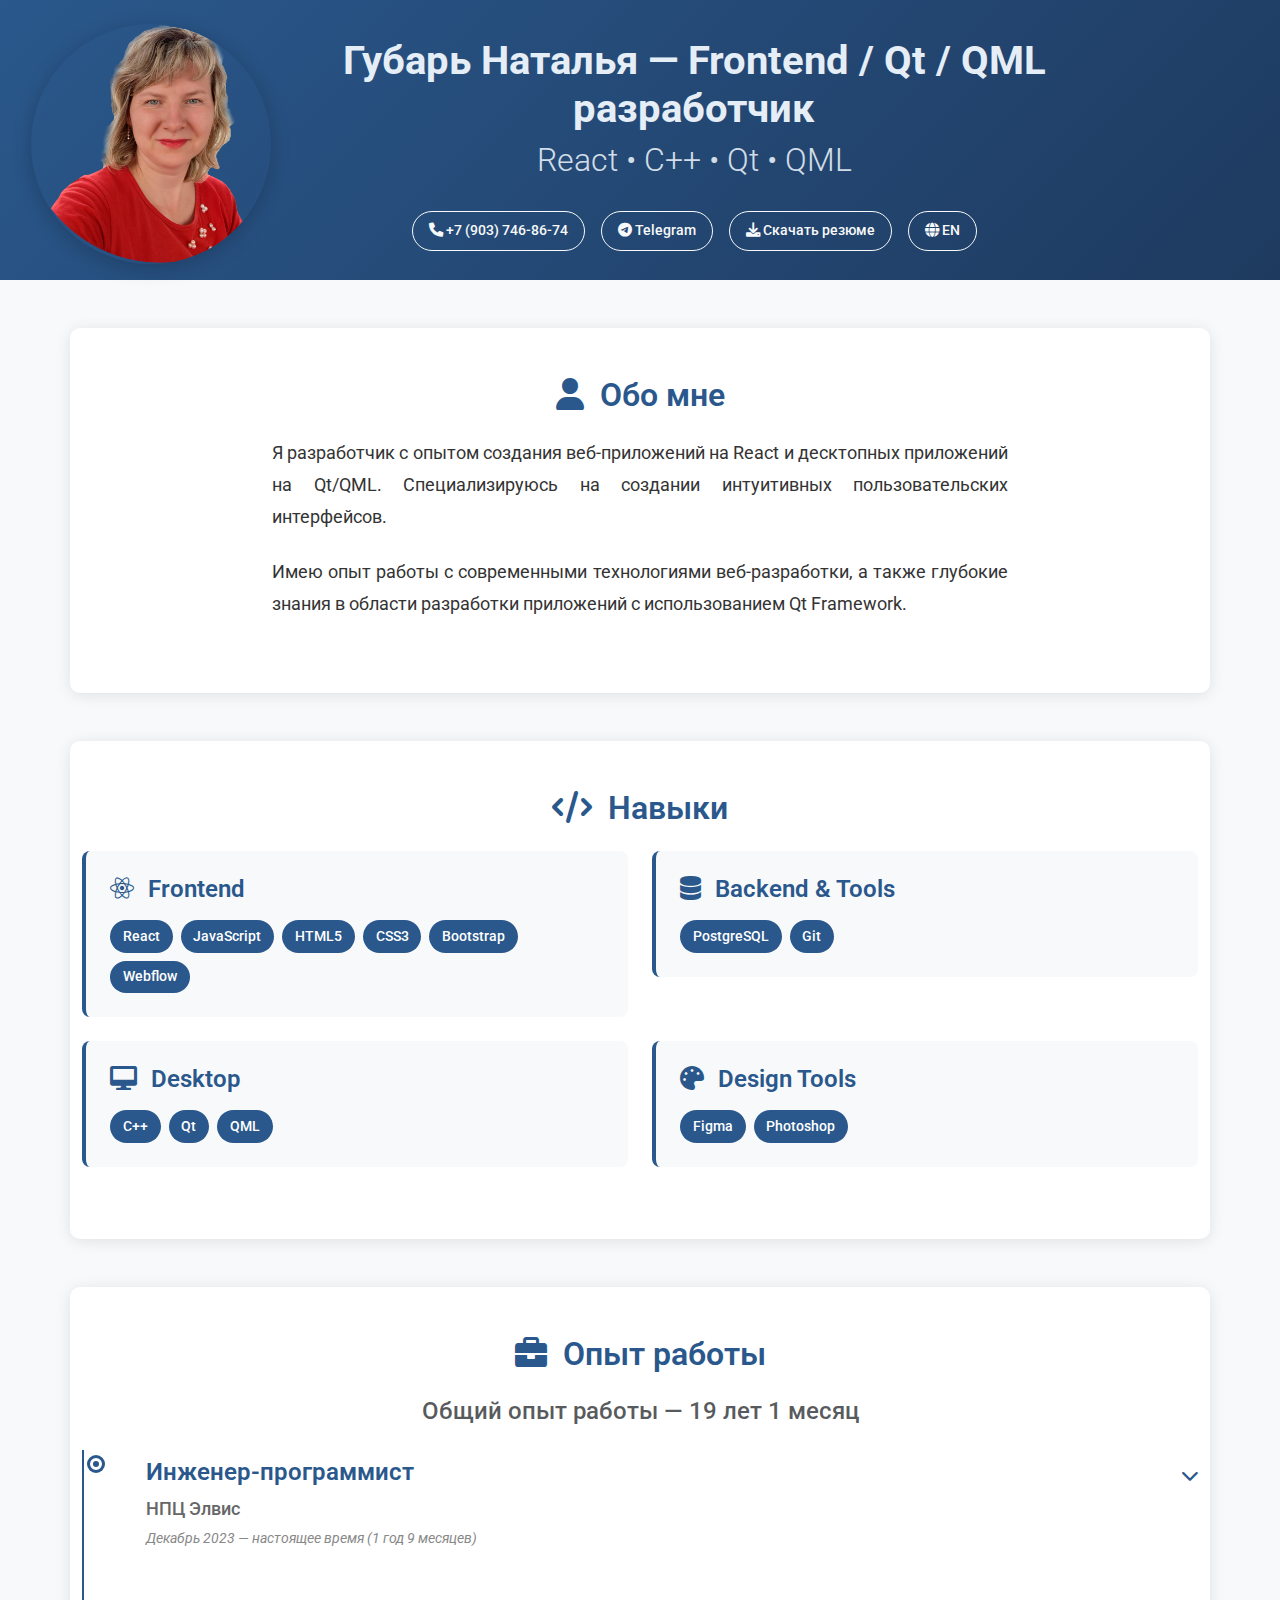
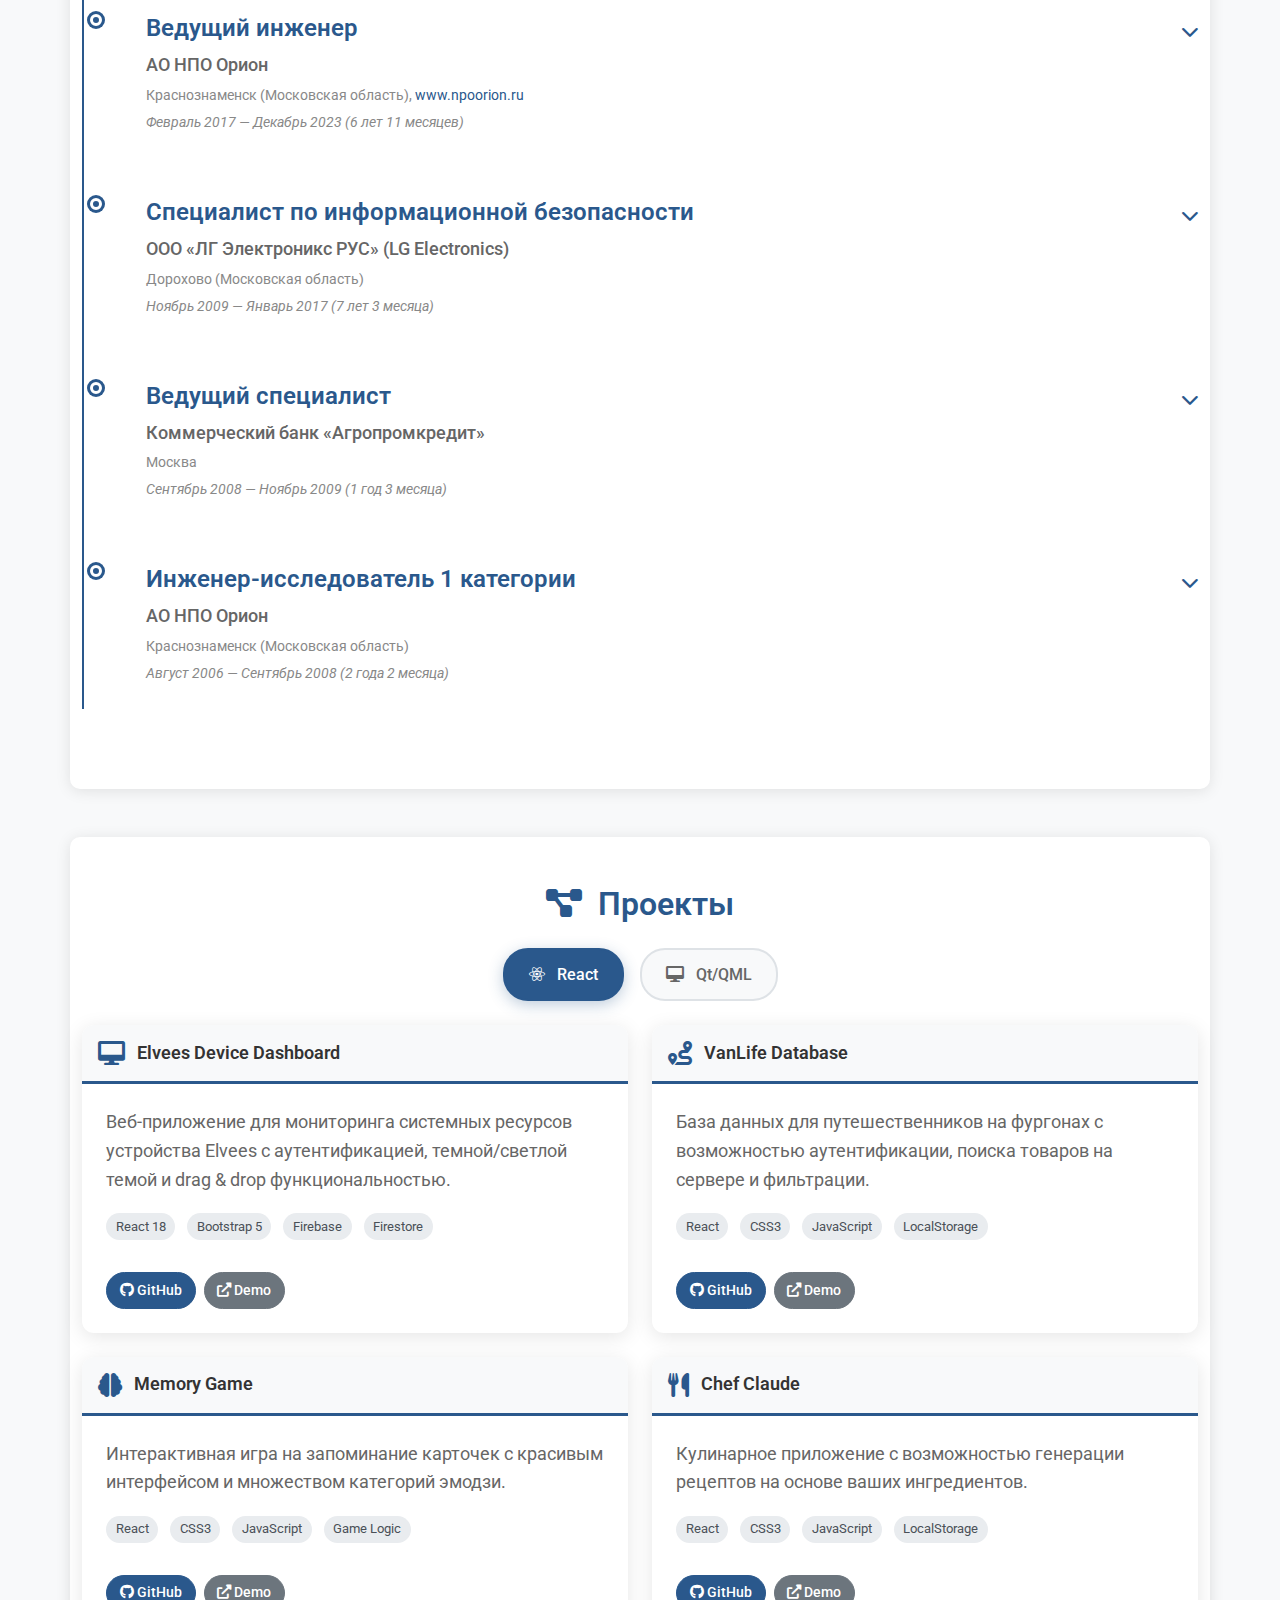
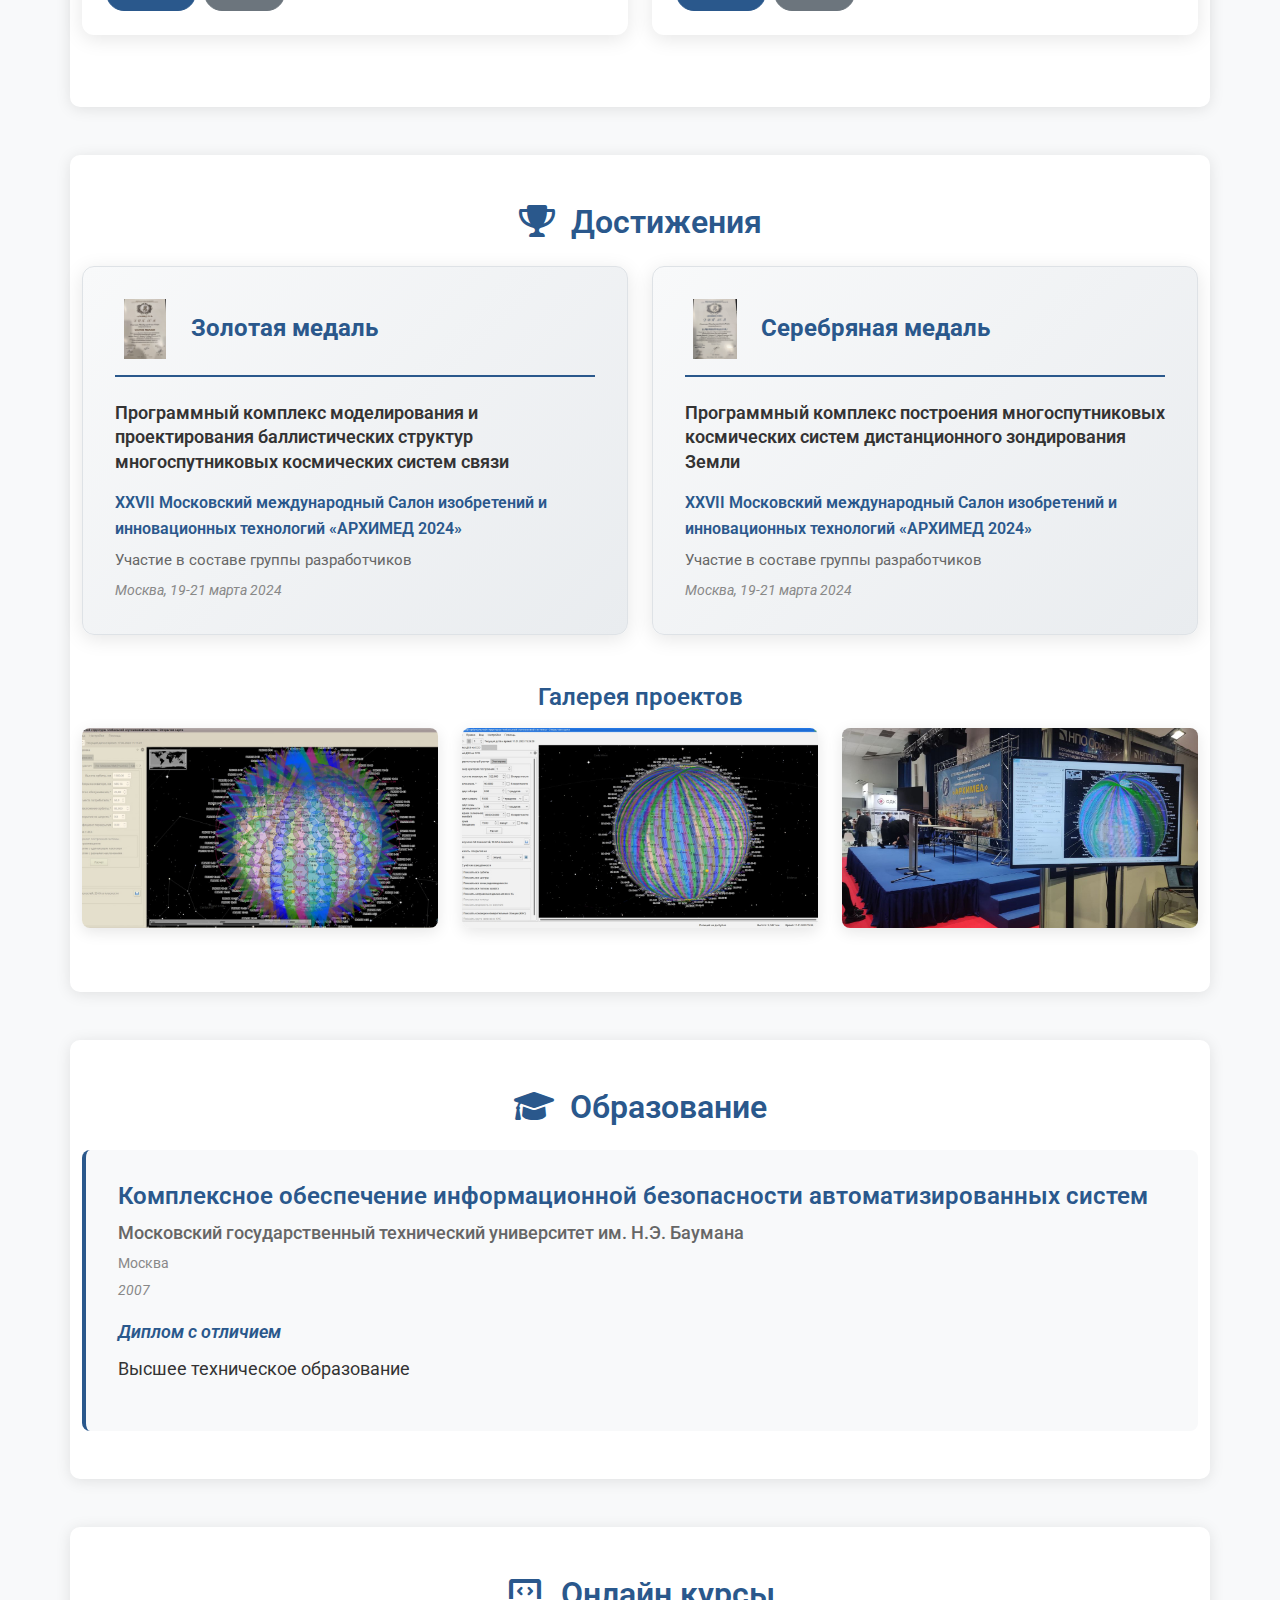
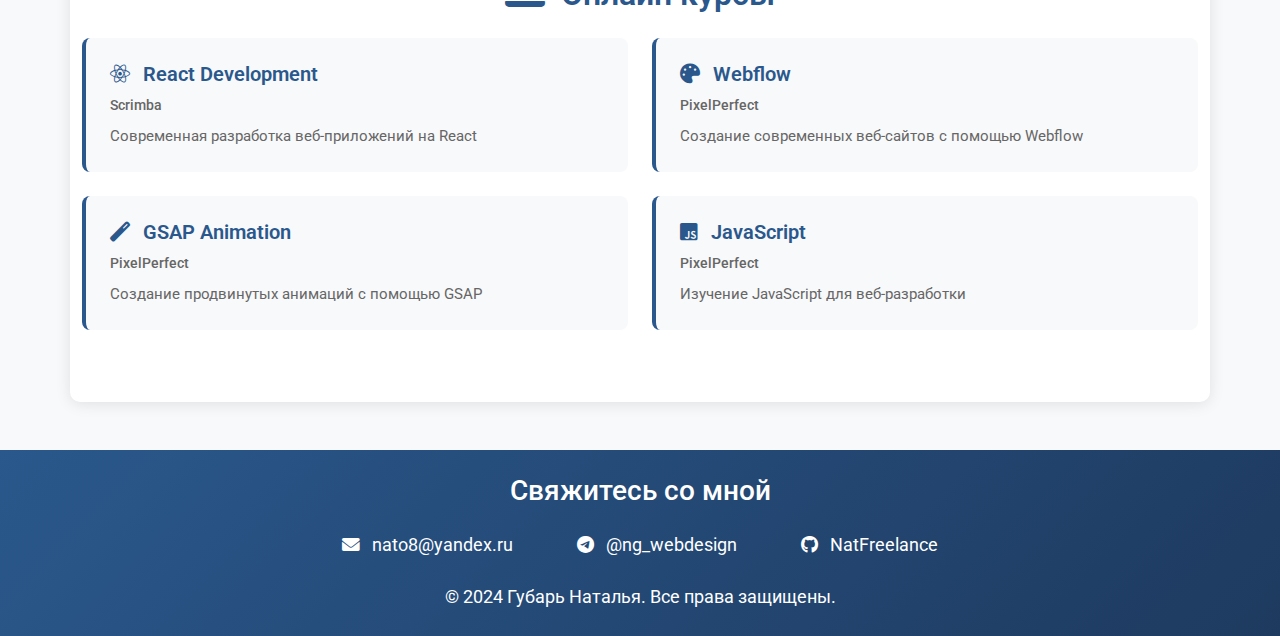
<file: index.html>
<!DOCTYPE html>
<html lang="ru">
<head>
  <meta charset="UTF-8">
  <meta name="viewport" content="width=device-width, initial-scale=1.0">
  <!-- Yandex.Metrika counter -->
<script type="text/javascript">
    (function(m,e,t,r,i,k,a){
        m[i]=m[i]||function(){(m[i].a=m[i].a||[]).push(arguments)};
        m[i].l=1*new Date();
        for (var j = 0; j < document.scripts.length; j++) {if (document.scripts[j].src === r) { return; }}
        k=e.createElement(t),a=e.getElementsByTagName(t)[0],k.async=1,k.src=r,a.parentNode.insertBefore(k,a)
    })(window, document,'script','https://mc.yandex.ru/metrika/tag.js?id=103712910', 'ym');

    ym(103712910, 'init', {ssr:true, webvisor:true, clickmap:true, ecommerce:"dataLayer", accurateTrackBounce:true, trackLinks:true});
</script>
<noscript><div><img src="https://mc.yandex.ru/watch/103712910" style="position:absolute; left:-9999px;" alt="" /></div></noscript>
<!-- /Yandex.Metrika counter -->
  <title>Портфолио - Губарь Наталья</title>
  <link rel="icon" type="image/x-icon" href="assets/favicon.ico">
  <link href="https://cdn.jsdelivr.net/npm/bootstrap@5.3.0/dist/css/bootstrap.min.css" rel="stylesheet">
  <link href="index.css" rel="stylesheet">
  <link rel="preconnect" href="https://fonts.googleapis.com">
  <link rel="preconnect" href="https://fonts.gstatic.com" crossorigin>
  <link href="https://fonts.googleapis.com/css2?family=Roboto:ital,wght@0,100..900;1,100..900&display=swap" rel="stylesheet">
  <link rel="stylesheet" href="https://cdnjs.cloudflare.com/ajax/libs/font-awesome/6.0.0/css/all.min.css">
</head>
<body>
  <!-- Header -->
  <header class="row text-center pt-4 pb-3">
    <div class="col-3 d-flex justify-content-center align-items-center">
        <img src="./assets/photo.png"
        class="my-photo"
        alt="Губарь Наталья">
    </div>
    <div class="d-flex flex-column col-7 justify-content-center align-items-center">
        <h1>Губарь Наталья — Frontend / Qt / QML разработчик</h1>
        <h2>React • C++ • Qt • QML</h2>
        <div class="header-contacts mt-3">
          <a href="tel:+79037468674" class="btn btn-outline-light me-2">
            <i class="fas fa-phone"></i> +7 (903) 746-86-74
          </a>
          <a href="https://t.me/ng_webdesign" class="btn btn-outline-light me-2">
            <i class="fab fa-telegram"></i> Telegram
          </a>
          <a href="resume-GubarNatalya.pdf" class="btn btn-outline-light me-2" download>
            <i class="fas fa-download"></i> Скачать резюме
          </a>
          <a href="index-en.html" class="btn btn-outline-light">
            <i class="fas fa-globe"></i> EN
          </a>
        </div>
    </div>
  </header>

  <!-- About Me -->
  <section class="container my-5">
    <div class="row">
      <div class="col-lg-8 mx-auto">
        <h2 class="mb-4"><i class="fas fa-user"></i> Обо мне</h2>
        <div class="about-content">
          <p>Я разработчик с опытом создания веб-приложений на React и десктопных приложений на Qt/QML. 
          Специализируюсь на создании интуитивных пользовательских интерфейсов.</p>
          <p>Имею опыт работы с современными технологиями веб-разработки, а также глубокие знания в области 
          разработки приложений с использованием Qt Framework.</p>
        </div>
      </div>
    </div>
  </section>

  <!-- Skills -->
  <section class="container my-5">
    <h2 class="mb-4"><i class="fas fa-code"></i> Навыки</h2>
    <div class="row">
      <div class="col-md-6">
        <div class="skill-category">
          <h4><i class="fab fa-react"></i> Frontend</h4>
          <div class="skill-tags">
            <span class="skill-tag">React</span>
            <span class="skill-tag">JavaScript</span>
            <span class="skill-tag">HTML5</span>
            <span class="skill-tag">CSS3</span>
            <span class="skill-tag">Bootstrap</span>
            <span class="skill-tag">Webflow</span>
          </div>
        </div>
      </div>
      <div class="col-md-6">
        <div class="skill-category">
          <h4><i class="fas fa-database"></i> Backend & Tools</h4>
          <div class="skill-tags">
            <span class="skill-tag">PostgreSQL</span>
            <span class="skill-tag">Git</span>
          </div>
        </div>
      </div>
      <div class="col-md-6">
        <div class="skill-category">
          <h4><i class="fas fa-desktop"></i> Desktop</h4>
          <div class="skill-tags">
            <span class="skill-tag">C++</span>
            <span class="skill-tag">Qt</span>
            <span class="skill-tag">QML</span>
          </div>
        </div>
      </div>
      <div class="col-md-6">
        <div class="skill-category">
          <h4><i class="fas fa-palette"></i> Design Tools</h4>
          <div class="skill-tags">
            <span class="skill-tag">Figma</span>
            <span class="skill-tag">Photoshop</span>
          </div>
        </div>
      </div>
    </div>
  </section>

  <!-- Experience -->
  <section class="container my-5">
    <h2 class="mb-4"><i class="fas fa-briefcase"></i> Опыт работы</h2>
    <div class="experience-summary mb-4">
      <h4 class="text-center text-muted">Общий опыт работы — 19 лет 1 месяц</h4>
    </div>
    <div class="timeline">
      <div class="timeline-item">
        <div class="timeline-marker"></div>
        <div class="timeline-content">
          <div class="experience-header" onclick="toggleExperience(this)">
            <div class="experience-title">
              <h4>Инженер-программист</h4>
              <p class="company">НПЦ Элвис</p>
              <p class="period">Декабрь 2023 — настоящее время (1 год 9 месяцев)</p>
            </div>
            <i class="fas fa-chevron-down toggle-icon"></i>
          </div>
          <div class="experience-details">
            <ul>
              <li>Frontend разработка</li>
            </ul>
          </div>
        </div>
      </div>
      <div class="timeline-item">
        <div class="timeline-marker"></div>
        <div class="timeline-content">
          <div class="experience-header" onclick="toggleExperience(this)">
            <div class="experience-title">
              <h4>Ведущий инженер</h4>
              <p class="company">АО НПО Орион</p>
              <p class="company-location">Краснознаменск (Московская область), <a href="http://www.npoorion.ru" target="_blank">www.npoorion.ru</a></p>
              <p class="period">Февраль 2017 — Декабрь 2023 (6 лет 11 месяцев)</p>
            </div>
            <i class="fas fa-chevron-down toggle-icon"></i>
          </div>
          <div class="experience-details">
            <ul>
              <li>Разработка интерфейсной части навигационно-баллистического ПО для ОС Astra Linux</li>
              <li>Разработка технической документации</li>
            </ul>
          </div>
        </div>
      </div>
      <div class="timeline-item">
        <div class="timeline-marker"></div>
        <div class="timeline-content">
          <div class="experience-header" onclick="toggleExperience(this)">
            <div class="experience-title">
              <h4>Специалист по информационной безопасности</h4>
              <p class="company">ООО «ЛГ Электроникс РУС» (LG Electronics)</p>
              <p class="company-location">Дорохово (Московская область)</p>
              <p class="period">Ноябрь 2009 — Январь 2017 (7 лет 3 месяца)</p>
            </div>
            <i class="fas fa-chevron-down toggle-icon"></i>
          </div>
          <div class="experience-details">
            <ul>
              <li>Разработка нормативных документов</li>
              <li>Внедрение и контроль соблюдения корпоративных стандартов информационной безопасности</li>
              <li>Обучение сотрудников</li>
              <li>Мониторинг действий пользователей</li>
              <li>Проведение служебных расследований</li>
              <li>Проведение аудита информационной безопасности</li>
            </ul>
          </div>
        </div>
      </div>
      <div class="timeline-item">
        <div class="timeline-marker"></div>
        <div class="timeline-content">
          <div class="experience-header" onclick="toggleExperience(this)">
            <div class="experience-title">
              <h4>Ведущий специалист</h4>
              <p class="company">Коммерческий банк «Агропромкредит»</p>
              <p class="company-location">Москва</p>
              <p class="period">Сентябрь 2008 — Ноябрь 2009 (1 год 3 месяца)</p>
            </div>
            <i class="fas fa-chevron-down toggle-icon"></i>
          </div>
          <div class="experience-details">
            <ul>
              <li>Администрирование и поддержка системы Интернет-банкинга</li>
              <li>Консультирование клиентов и сотрудников филиалов по системе Интернет-банкинга</li>
              <li>Разработка инструкций</li>
            </ul>
          </div>
        </div>
      </div>
      <div class="timeline-item">
        <div class="timeline-marker"></div>
        <div class="timeline-content">
          <div class="experience-header" onclick="toggleExperience(this)">
            <div class="experience-title">
              <h4>Инженер-исследователь 1 категории</h4>
              <p class="company">АО НПО Орион</p>
              <p class="company-location">Краснознаменск (Московская область)</p>
              <p class="period">Август 2006 — Сентябрь 2008 (2 года 2 месяца)</p>
            </div>
            <i class="fas fa-chevron-down toggle-icon"></i>
          </div>
          <div class="experience-details">
            <ul>
              <li>Разработка навигационно-баллистического ПО</li>
              <li>Разработка технической документации</li>
            </ul>
          </div>
        </div>
      </div>
    </div>
  </section>

  <!-- Projects -->
  <section class="container my-5">
    <h2 class="mb-4"><i class="fas fa-project-diagram"></i> Проекты</h2>
    
    <!-- Project Tabs -->
    <div class="project-tabs mb-4">
      <button class="tab-button active" onclick="showProjects('react')">
        <i class="fab fa-react"></i> React
      </button>
      <button class="tab-button" onclick="showProjects('qt')">
        <i class="fas fa-desktop"></i> Qt/QML
      </button>
    </div>

    <!-- React Projects -->
    <div id="react-projects" class="project-tab-content active">
      <div class="row">
        <div class="col-md-6 mb-4">
          <div class="project-card">
            <div class="project-header">
              <i class="fas fa-desktop project-icon"></i>
              <h5 class="project-title">Elvees Device Dashboard</h5>
            </div>
            <div class="project-content">
              <p class="project-description">Веб-приложение для мониторинга системных ресурсов устройства Elvees с аутентификацией, темной/светлой темой и drag & drop функциональностью.</p>
              <div class="project-tech">
                <span class="tech-tag">React 18</span>
                <span class="tech-tag">Bootstrap 5</span>
                <span class="tech-tag">Firebase</span>
                <span class="tech-tag">Firestore</span>
              </div>
              <div class="project-links">
                <a href="https://github.com/NatFreelance/device-dashboard" class="btn btn-primary btn-sm" target="_blank">
                  <i class="fab fa-github"></i> GitHub
                </a>
                <a href="https://device-elv-dashboard.netlify.app/" class="btn btn-secondary btn-sm" target="_blank">
                  <i class="fas fa-external-link-alt"></i> Demo
                </a>
              </div>
            </div>
          </div>
        </div>
        <div class="col-md-6 mb-4">
          <div class="project-card">
            <div class="project-header">
              <i class="fas fa-route project-icon"></i>
              <h5 class="project-title">VanLife Database</h5>
            </div>
            <div class="project-content">
              <p class="project-description">База данных для путешественников на фургонах с возможностью аутентификации, поиска товаров на сервере и фильтрации.</p>
              <div class="project-tech">
                <span class="tech-tag">React</span>
                <span class="tech-tag">CSS3</span>
                <span class="tech-tag">JavaScript</span>
                <span class="tech-tag">LocalStorage</span>
              </div>
              <div class="project-links">
                <a href="https://github.com/NatFreelance/vanlife-database" class="btn btn-primary btn-sm" target="_blank">
                  <i class="fab fa-github"></i> GitHub
                </a>
                <a href="#" class="btn btn-secondary btn-sm" target="_blank">
                  <i class="fas fa-external-link-alt"></i> Demo
                </a>
              </div>
            </div>
          </div>
        </div>
        <div class="col-md-6 mb-4">
          <div class="project-card">
            <div class="project-header">
              <i class="fas fa-brain project-icon"></i>
              <h5 class="project-title">Memory Game</h5>
            </div>
            <div class="project-content">
              <p class="project-description">Интерактивная игра на запоминание карточек с красивым интерфейсом и множеством категорий эмодзи.</p>
              <div class="project-tech">
                <span class="tech-tag">React</span>
                <span class="tech-tag">CSS3</span>
                <span class="tech-tag">JavaScript</span>
                <span class="tech-tag">Game Logic</span>
              </div>
              <div class="project-links">
                <a href="https://github.com/NatFreelance/memory" class="btn btn-primary btn-sm" target="_blank">
                  <i class="fab fa-github"></i> GitHub
                </a>
                <a href="#" class="btn btn-secondary btn-sm" target="_blank">
                  <i class="fas fa-external-link-alt"></i> Demo
                </a>
              </div>
            </div>
          </div>
        </div>
        <div class="col-md-6 mb-4">
          <div class="project-card">
            <div class="project-header">
              <i class="fas fa-utensils project-icon"></i>
              <h5 class="project-title">Chef Claude</h5>
            </div>
            <div class="project-content">
              <p class="project-description">Кулинарное приложение с возможностью генерации рецептов на основе ваших ингредиентов.</p>
              <div class="project-tech">
                <span class="tech-tag">React</span>
                <span class="tech-tag">CSS3</span>
                <span class="tech-tag">JavaScript</span>
                <span class="tech-tag">LocalStorage</span>
              </div>
              <div class="project-links">
                <a href="https://github.com/NatFreelance/chefclaude" class="btn btn-primary btn-sm" target="_blank">
                  <i class="fab fa-github"></i> GitHub
                </a>
                <a href="#" class="btn btn-secondary btn-sm" target="_blank">
                  <i class="fas fa-external-link-alt"></i> Demo
                </a>
              </div>
            </div>
          </div>
        </div>
      </div>
    </div>

    <!-- Qt/QML Projects -->
    <div id="qt-projects" class="project-tab-content">
      <div class="row">
        <div class="col-md-6 mb-4">
          <div class="project-card">
            <div class="project-header">
              <i class="fas fa-map-marked-alt project-icon"></i>
              <h5 class="project-title">ShowMap Demo</h5>
            </div>
            <div class="project-content">
              <p class="project-description">Интерактивное картографическое приложение для управления объектами на карте с поддержкой различных типов маркеров, анимации движения и кэширования карт для работы без интернета.</p>
              <div class="project-tech">
                <span class="tech-tag">Qt 5.15+</span>
                <span class="tech-tag">QML</span>
                <span class="tech-tag">C++17</span>
                <span class="tech-tag">OpenStreetMap</span>
              </div>
              <div class="project-links">
                <a href="https://github.com/NatFreelance/showmap-demo" class="btn btn-primary btn-sm" target="_blank">
                  <i class="fab fa-github"></i> GitHub
                </a>
              </div>
            </div>
          </div>
        </div>
        <div class="col-md-6 mb-4">
          <div class="project-card">
            <div class="project-header">
              <i class="fas fa-home project-icon"></i>
              <h5 class="project-title">Home Controls</h5>
            </div>
            <div class="project-content">
              <p class="project-description">Система управления умным домом с интуитивным интерфейсом для контроля температуры и вентиляции в различных зонах жилого пространства.</p>
              <div class="project-tech">
                <span class="tech-tag">Qt</span>
                <span class="tech-tag">QML</span>
                <span class="tech-tag">C++</span>
                <span class="tech-tag">IoT</span>
              </div>
              <div class="project-links">
                <a href="https://github.com/NatFreelance/home-controls" class="btn btn-primary btn-sm" target="_blank">
                  <i class="fab fa-github"></i> GitHub
                </a>
              </div>
            </div>
          </div>
        </div>
        <div class="col-md-6 mb-4">
          <div class="project-card">
            <div class="project-header">
              <i class="fas fa-camera project-icon"></i>
              <h5 class="project-title">QML Camera Demo</h5>
            </div>
            <div class="project-content">
              <p class="project-description">Приложение для работы с камерой на Qt/QML с возможностью захвата видео и управления настройками камеры.</p>
              <div class="project-tech">
                <span class="tech-tag">Qt</span>
                <span class="tech-tag">QML</span>
                <span class="tech-tag">C++</span>
                <span class="tech-tag">Multimedia</span>
              </div>
              <div class="project-links">
                <a href="https://github.com/NatFreelance/qml-camera-demo" class="btn btn-primary btn-sm" target="_blank">
                  <i class="fab fa-github"></i> GitHub
                </a>
              </div>
            </div>
          </div>
        </div>
      </div>
    </div>
  </section>

 

  <!-- Achievements -->
  <section class="container my-5">
    <h2 class="mb-4"><i class="fas fa-trophy"></i> Достижения</h2>
    <div class="row">
      <div class="col-lg-6 mb-4">
        <div class="achievement-card">
          <div class="achievement-header">
            <img src="assets/gold.png" alt="Золотая медаль" class="medal-icon">
            <h4>Золотая медаль</h4>
          </div>
          <div class="achievement-content">
            <h5>Программный комплекс моделирования и проектирования баллистических структур многоспутниковых космических систем связи</h5>
            <p class="achievement-event">XXVII Московский международный Салон изобретений и инновационных технологий «АРХИМЕД 2024»</p>
            <p class="achievement-authors">Участие в составе группы разработчиков</p>
            <p class="achievement-date">Москва, 19-21 марта 2024</p>
          </div>
        </div>
      </div>
      <div class="col-lg-6 mb-4">
        <div class="achievement-card">
          <div class="achievement-header">
            <img src="assets/silver.png" alt="Серебряная медаль" class="medal-icon">
            <h4>Серебряная медаль</h4>
          </div>
          <div class="achievement-content">
            <h5>Программный комплекс построения многоспутниковых космических систем дистанционного зондирования Земли</h5>
            <p class="achievement-event">XXVII Московский международный Салон изобретений и инновационных технологий «АРХИМЕД 2024»</p>
            <p class="achievement-authors">Участие в составе группы разработчиков</p>
            <p class="achievement-date">Москва, 19-21 марта 2024</p>
          </div>
        </div>
      </div>
    </div>
    <div class="achievement-gallery mt-4">
      <h4 class="text-center mb-3">Галерея проектов</h4>
      <div class="row">
        <div class="col-md-4 mb-3">
          <div class="gallery-item">
            <img src="assets/systemysvyazi.jpg" alt="Система связи" class="gallery-image">
            <div class="gallery-overlay">
              <p>Программный комплекс проектирования космических систем связи</p>
            </div>
          </div>
        </div>
        <div class="col-md-4 mb-3">
          <div class="gallery-item">
            <img src="assets/editproektorbmnogos.jpg" alt="Проектирование орбит" class="gallery-image">
            <div class="gallery-overlay">
              <p>Комплекс проектирования орбитального построения многоспутниковых группировок дистанционного зондирования Земли</p>
            </div>
          </div>
        </div>
        <div class="col-md-4 mb-3">
          <div class="gallery-item">
            <img src="assets/arhimed.jpg" alt="Салон АРХИМЕД" class="gallery-image">
            <div class="gallery-overlay">
              <p>XXVII Московский международный Салон «АРХИМЕД 2024»</p>
            </div>
          </div>
        </div>
      </div>
    </div>
  </section>

   <!-- Education -->
  <section class="container my-5">
    <h2 class="mb-4"><i class="fas fa-graduation-cap"></i> Образование</h2>
    <div class="education-item">
      <h4>Комплексное обеспечение информационной безопасности автоматизированных систем</h4>
      <p class="institution">Московский государственный технический университет им. Н.Э. Баумана</p>
      <p class="institution-location">Москва</p>
      <p class="period">2007</p>
      <p class="diploma">Диплом с отличием</p>
      <p>Высшее техническое образование</p>
    </div>
  </section>

  <!-- Online Courses -->
  <section class="container my-5">
    <h2 class="mb-4"><i class="fas fa-laptop-code"></i> Онлайн курсы</h2>
    <div class="row">
      <div class="col-md-6">
        <div class="course-item">
          <h5><i class="fab fa-react"></i> React Development</h5>
          <p class="course-platform">Scrimba</p>
          <p class="course-description">Современная разработка веб-приложений на React</p>
        </div>
      </div>
      <div class="col-md-6">
        <div class="course-item">
          <h5><i class="fas fa-palette"></i> Webflow</h5>
          <p class="course-platform">PixelPerfect</p>
          <p class="course-description">Создание современных веб-сайтов с помощью Webflow</p>
        </div>
      </div>
      <div class="col-md-6">
        <div class="course-item">
          <h5><i class="fas fa-magic"></i> GSAP Animation</h5>
          <p class="course-platform">PixelPerfect</p>
          <p class="course-description">Создание продвинутых анимаций с помощью GSAP</p>
        </div>
      </div>
      <div class="col-md-6">
        <div class="course-item">
          <h5><i class="fab fa-js-square"></i> JavaScript</h5>
          <p class="course-platform">PixelPerfect</p>
          <p class="course-description">Изучение JavaScript для веб-разработки</p>
        </div>
      </div>
    </div>
  </section>

  <!-- Contacts -->
  <footer class="bg-dark text-white text-center py-4">
    <div class="container">
      <h3 class="mb-3">Свяжитесь со мной</h3>
      <div class="contact-links">
        <a href="mailto:nato8@yandex.ru" class="contact-link">
          <i class="fas fa-envelope"></i> nato8@yandex.ru
        </a>
        <a href="https://t.me/ng_webdesign" class="contact-link">
          <i class="fab fa-telegram"></i> @ng_webdesign
        </a>
        <a href="https://github.com/NatFreelance" class="contact-link">
          <i class="fab fa-github"></i> NatFreelance
        </a>
      </div>
      <p class="mt-3 mb-0">© 2024 Губарь Наталья. Все права защищены.</p>
    </div>
  </footer>

  <script src="https://cdn.jsdelivr.net/npm/bootstrap@5.3.0/dist/js/bootstrap.bundle.min.js"></script>
  <script>
    function toggleExperience(header) {
      const details = header.nextElementSibling;
      const icon = header.querySelector('.toggle-icon');
      
      // Toggle active class on header
      header.classList.toggle('active');
      
      // Toggle active class on details
      details.classList.toggle('active');
      
      // Close other open experiences
      const allHeaders = document.querySelectorAll('.experience-header');
      const allDetails = document.querySelectorAll('.experience-details');
      
      allHeaders.forEach((otherHeader, index) => {
        if (otherHeader !== header) {
          otherHeader.classList.remove('active');
          allDetails[index].classList.remove('active');
        }
      });
    }

    function showProjects(category) {
      // Hide all project tabs
      const allTabs = document.querySelectorAll('.project-tab-content');
      allTabs.forEach(tab => tab.classList.remove('active'));
      
      // Remove active class from all buttons
      const allButtons = document.querySelectorAll('.tab-button');
      allButtons.forEach(button => button.classList.remove('active'));
      
      // Show selected tab
      const selectedTab = document.getElementById(category + '-projects');
      if (selectedTab) {
        selectedTab.classList.add('active');
      }
      
      // Add active class to clicked button
      const clickedButton = event.target;
      clickedButton.classList.add('active');
    }
  </script>
</body>
</html>
</file>
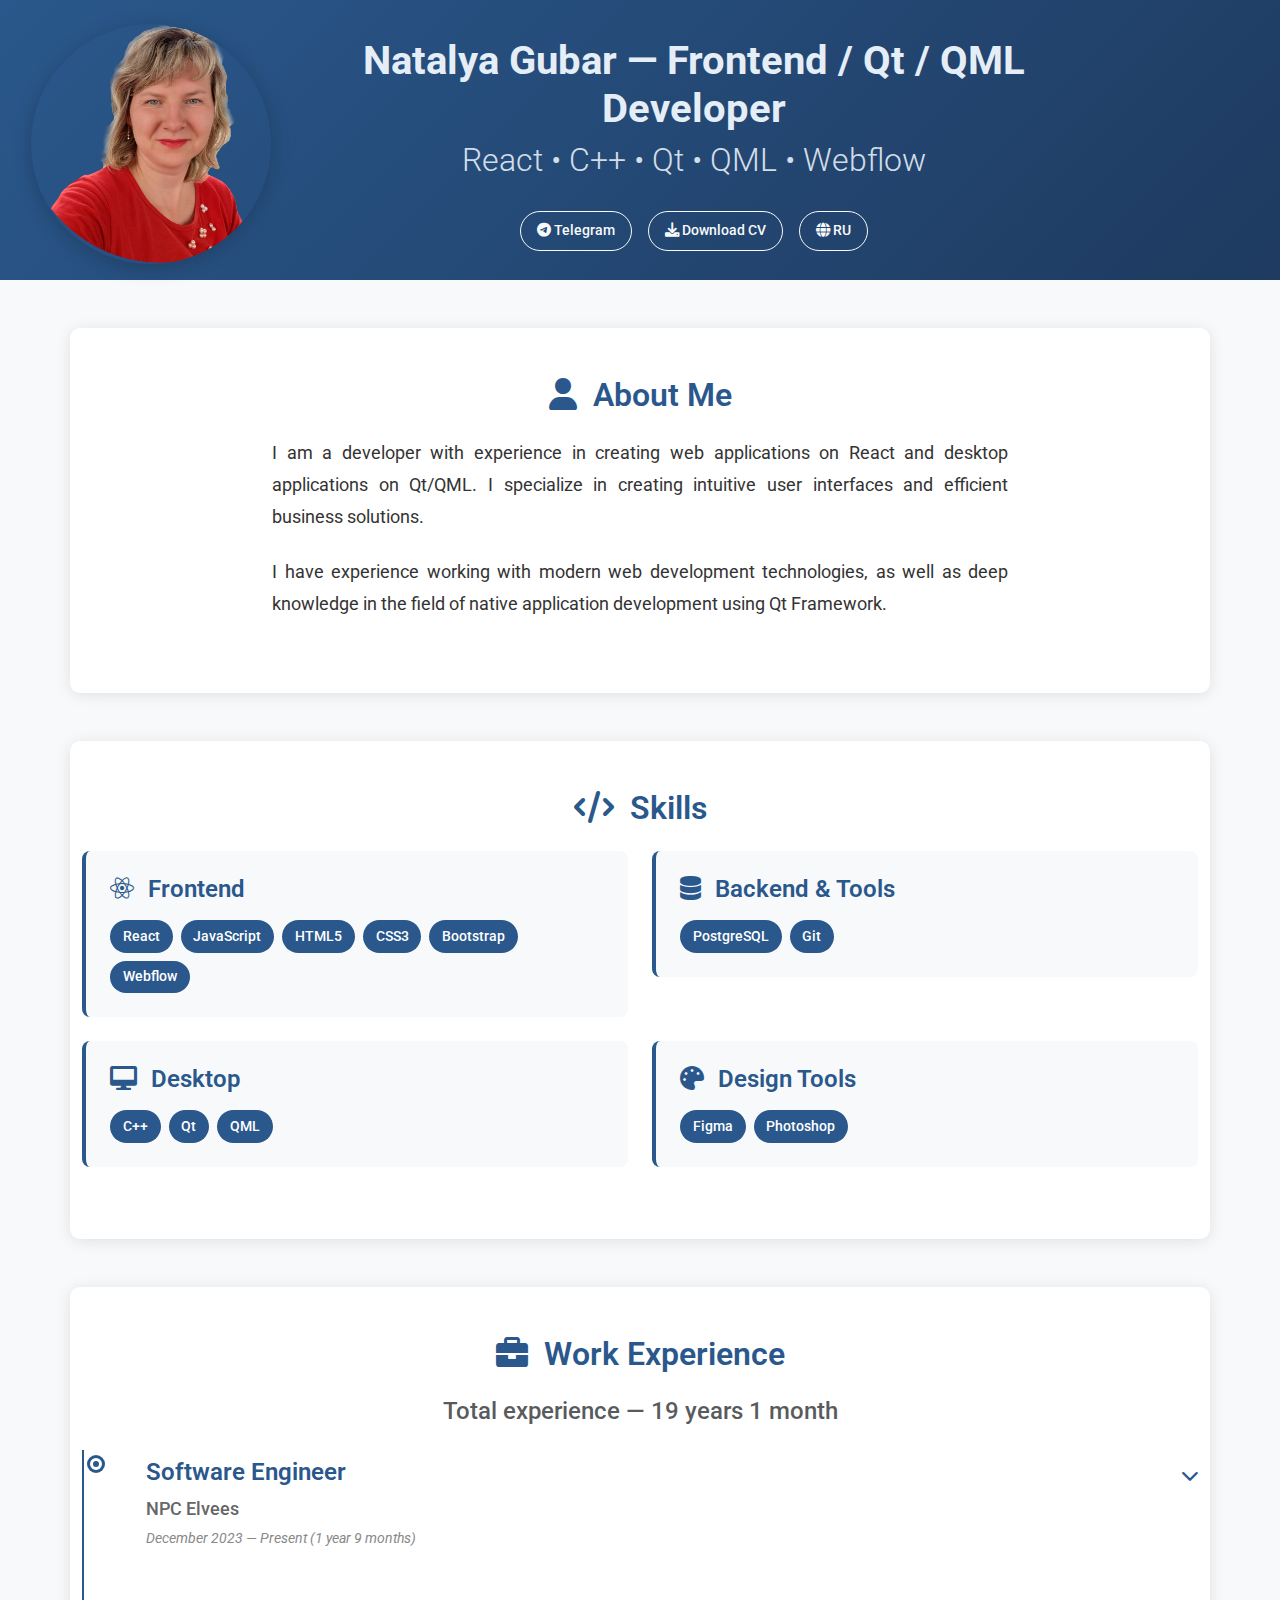
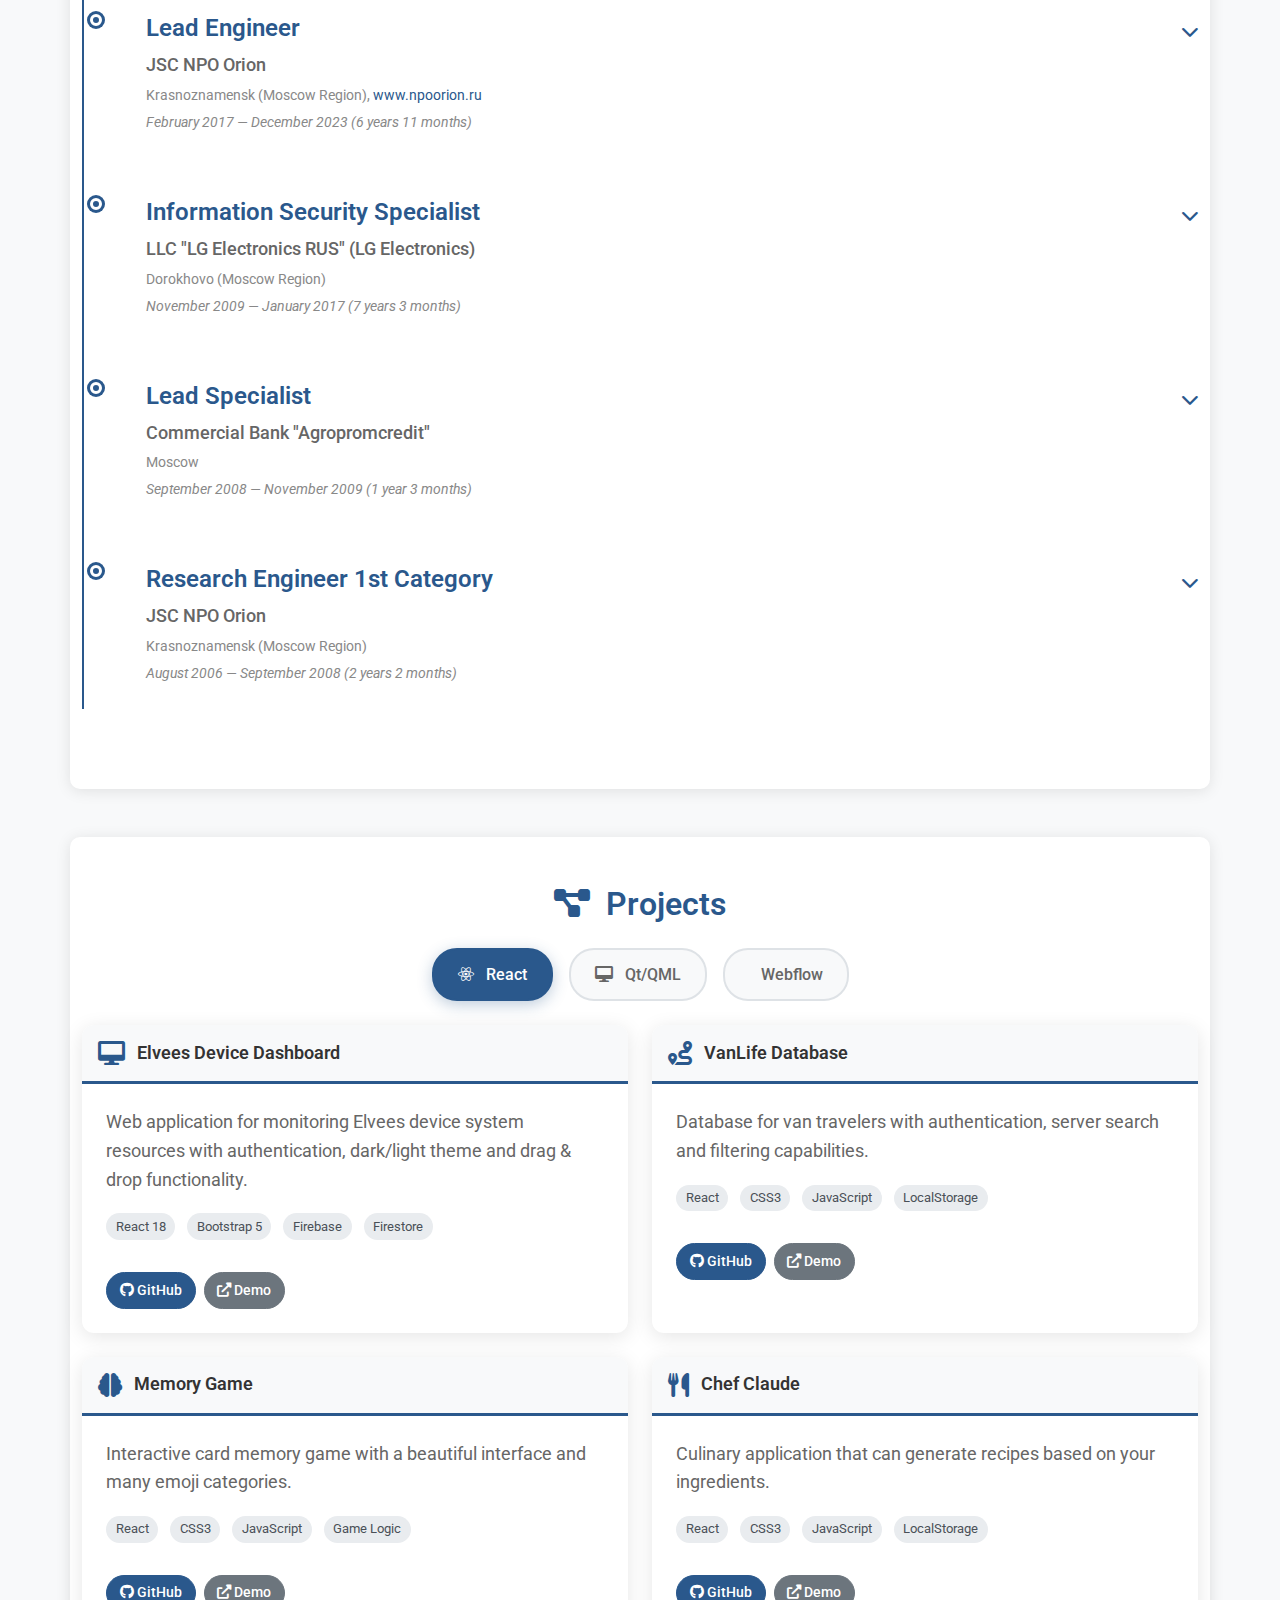
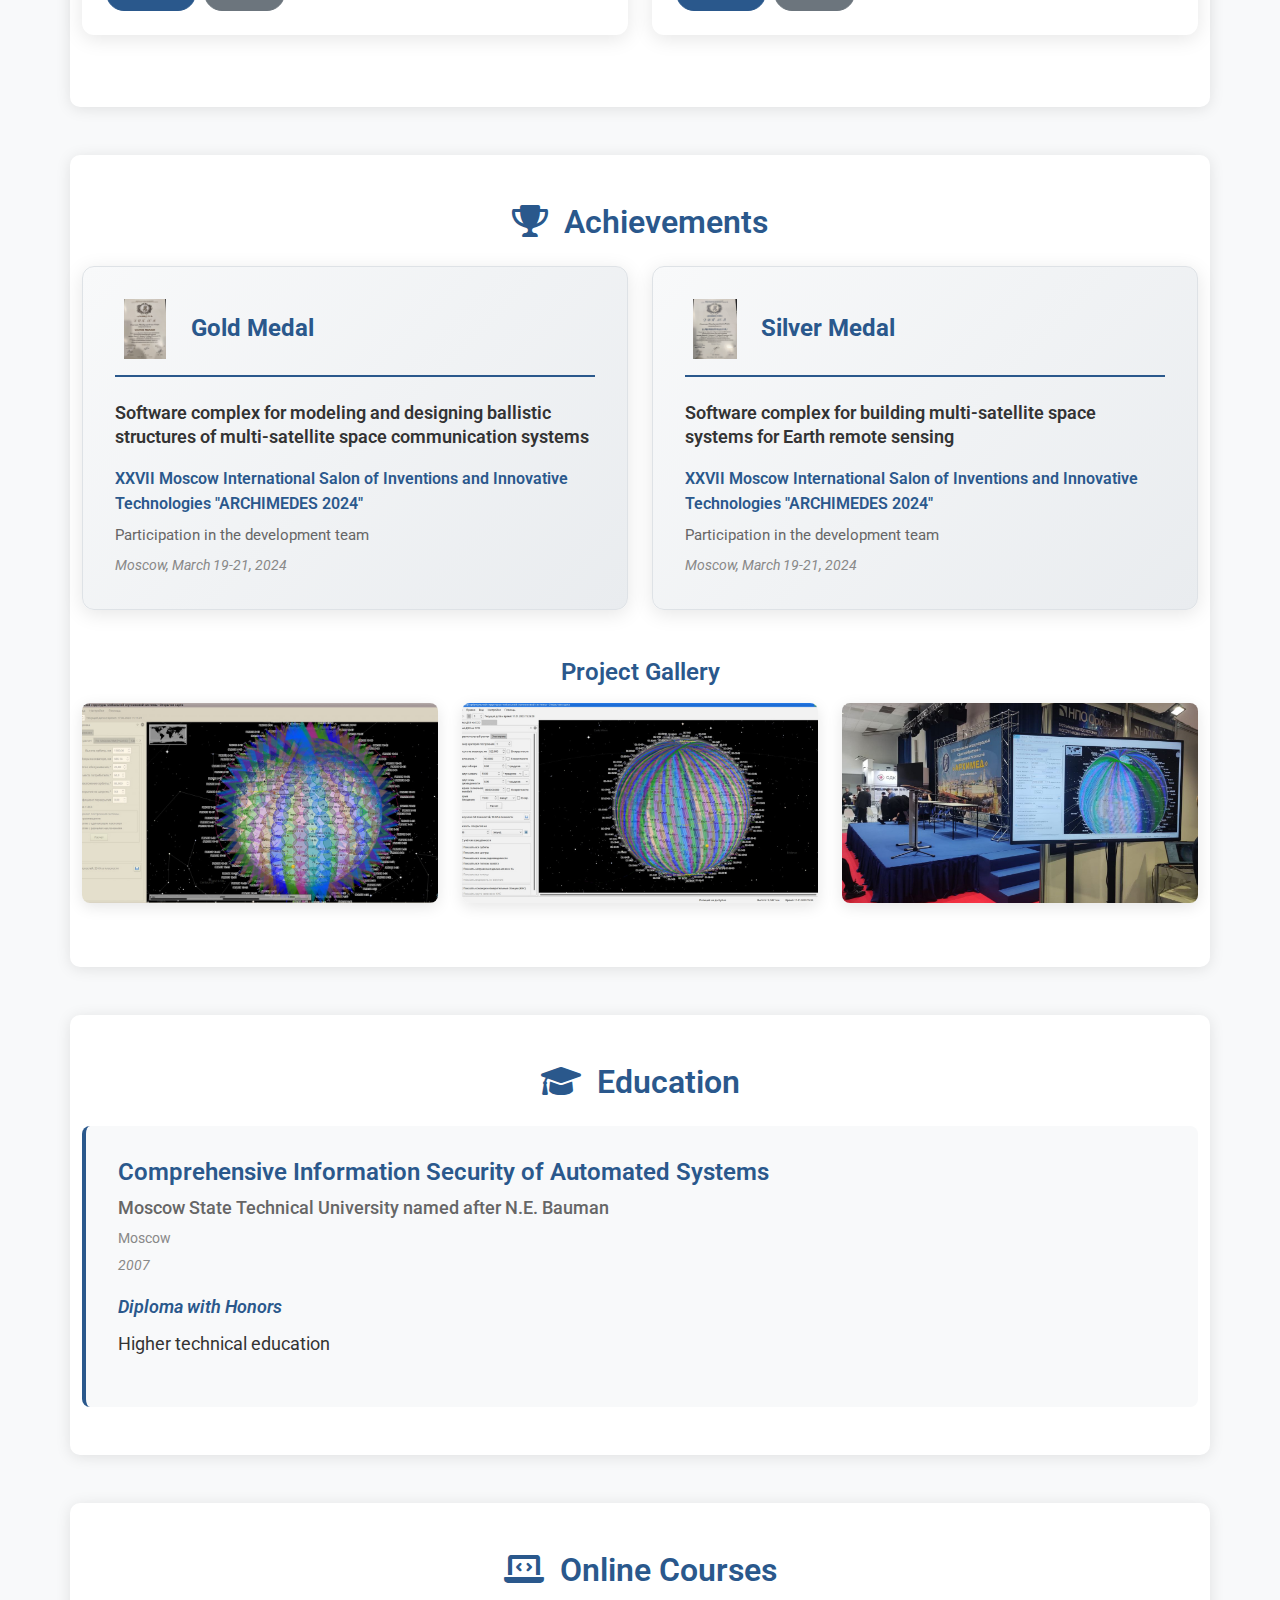
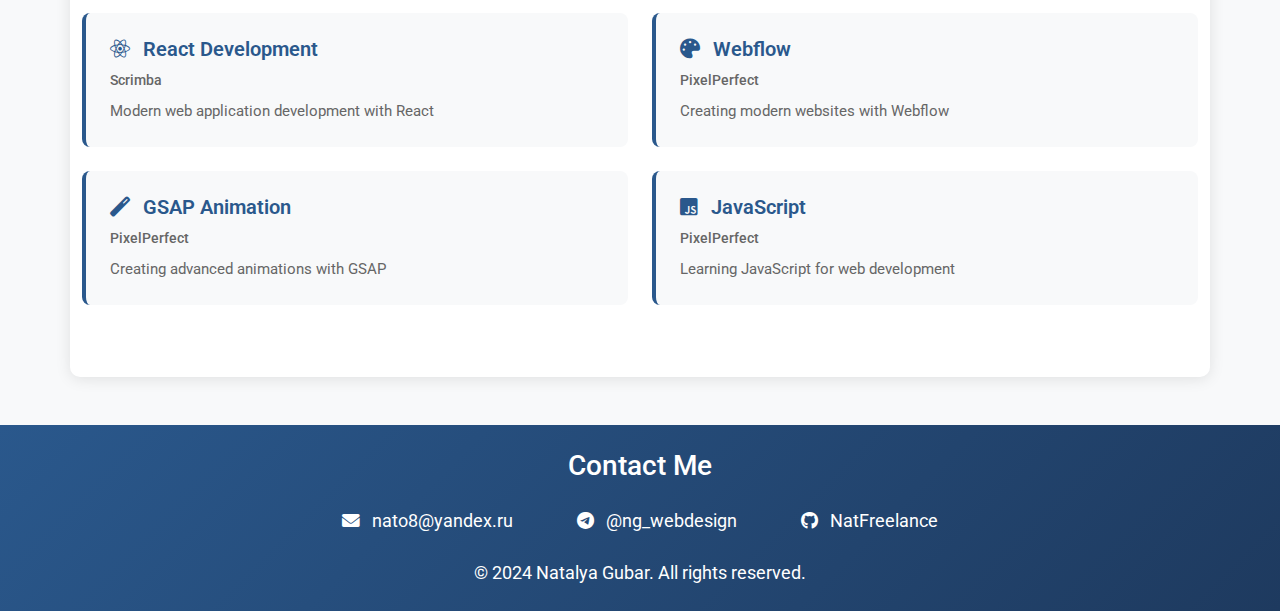
<file: index-en.html>
<!DOCTYPE html>
<html lang="en">
<head>
  <meta charset="UTF-8">
  <meta name="viewport" content="width=device-width, initial-scale=1.0">
  <title>Portfolio - Natalya Gubar</title>
  <link rel="icon" type="image/x-icon" href="assets/favicon.ico">
  <link href="https://cdn.jsdelivr.net/npm/bootstrap@5.3.0/dist/css/bootstrap.min.css" rel="stylesheet">
  <link href="index.css" rel="stylesheet">
  <link rel="preconnect" href="https://fonts.googleapis.com">
  <link rel="preconnect" href="https://fonts.gstatic.com" crossorigin>
  <link href="https://fonts.googleapis.com/css2?family=Roboto:ital,wght@0,100..900;1,100..900&display=swap" rel="stylesheet">
  <link rel="stylesheet" href="https://cdnjs.cloudflare.com/ajax/libs/font-awesome/6.0.0/css/all.min.css">
</head>
<body>
  <!-- Header -->
  <header class="row text-center pt-4 pb-3">
    <div class="col-3 d-flex justify-content-center align-items-center">
        <img src="./assets/photo.png"
        class="my-photo"
        alt="Natalya Gubar">
    </div>
    <div class="d-flex flex-column col-7 justify-content-center align-items-center">
        <h1>Natalya Gubar — Frontend / Qt / QML Developer</h1>
        <h2>React • C++ • Qt • QML • Webflow</h2>
        <div class="header-contacts mt-3">
          <!-- <a href="tel:+79037468674" class="btn btn-outline-light me-2">
            <i class="fas fa-phone"></i> +7 (903) 746-86-74
          </a> -->
          <a href="https://t.me/ng_webdesign" class="btn btn-outline-light me-2">
            <i class="fab fa-telegram"></i> Telegram
          </a>
          <a href="resume-GubarNatalya-EN.pdf" class="btn btn-outline-light me-2" download>
            <i class="fas fa-download"></i> Download CV
          </a>
          <a href="index.html" class="btn btn-outline-light">
            <i class="fas fa-globe"></i> RU
          </a>
        </div>
    </div>
  </header>

  <!-- About Me -->
  <section class="container my-5">
    <div class="row">
      <div class="col-lg-8 mx-auto">
        <h2 class="mb-4"><i class="fas fa-user"></i> About Me</h2>
        <div class="about-content">
          <p>I am a developer with experience in creating web applications on React and desktop applications on Qt/QML. 
          I specialize in creating intuitive user interfaces and efficient business solutions.</p>
          <p>I have experience working with modern web development technologies, as well as deep knowledge in the field 
          of native application development using Qt Framework.</p>
        </div>
      </div>
    </div>
  </section>

  <!-- Skills -->
  <section class="container my-5">
    <h2 class="mb-4"><i class="fas fa-code"></i> Skills</h2>
    <div class="row">
      <div class="col-md-6">
        <div class="skill-category">
          <h4><i class="fab fa-react"></i> Frontend</h4>
          <div class="skill-tags">
            <span class="skill-tag">React</span>
            <span class="skill-tag">JavaScript</span>
            <span class="skill-tag">HTML5</span>
            <span class="skill-tag">CSS3</span>
            <span class="skill-tag">Bootstrap</span>
            <span class="skill-tag">Webflow</span>
          </div>
        </div>
      </div>
      <div class="col-md-6">
        <div class="skill-category">
          <h4><i class="fas fa-database"></i> Backend & Tools</h4>
          <div class="skill-tags">
            <span class="skill-tag">PostgreSQL</span>
            <span class="skill-tag">Git</span>
          </div>
        </div>
      </div>
      <div class="col-md-6">
        <div class="skill-category">
          <h4><i class="fas fa-desktop"></i> Desktop</h4>
          <div class="skill-tags">
            <span class="skill-tag">C++</span>
            <span class="skill-tag">Qt</span>
            <span class="skill-tag">QML</span>
          </div>
        </div>
      </div>
      <div class="col-md-6">
        <div class="skill-category">
          <h4><i class="fas fa-palette"></i> Design Tools</h4>
          <div class="skill-tags">
            <span class="skill-tag">Figma</span>
            <span class="skill-tag">Photoshop</span>
          </div>
        </div>
      </div>
    </div>
  </section>

  <!-- Experience -->
  <section class="container my-5">
    <h2 class="mb-4"><i class="fas fa-briefcase"></i> Work Experience</h2>
    <div class="experience-summary mb-4">
      <h4 class="text-center text-muted">Total experience — 19 years 1 month</h4>
    </div>
    <div class="timeline">
      <div class="timeline-item">
        <div class="timeline-marker"></div>
        <div class="timeline-content">
          <div class="experience-header" onclick="toggleExperience(this)">
            <div class="experience-title">
              <h4>Software Engineer</h4>
              <p class="company">NPC Elvees</p>
              <p class="period">December 2023 — Present (1 year 9 months)</p>
            </div>
            <i class="fas fa-chevron-down toggle-icon"></i>
          </div>
          <div class="experience-details">
            <ul>
              <li>Frontend development</li>
            </ul>
          </div>
        </div>
      </div>
      <div class="timeline-item">
        <div class="timeline-marker"></div>
        <div class="timeline-content">
          <div class="experience-header" onclick="toggleExperience(this)">
            <div class="experience-title">
              <h4>Lead Engineer</h4>
              <p class="company">JSC NPO Orion</p>
              <p class="company-location">Krasnoznamensk (Moscow Region), <a href="http://www.npoorion.ru" target="_blank">www.npoorion.ru</a></p>
              <p class="period">February 2017 — December 2023 (6 years 11 months)</p>
            </div>
            <i class="fas fa-chevron-down toggle-icon"></i>
          </div>
          <div class="experience-details">
            <ul>
              <li>Development of interface part of navigation-ballistic software for Astra Linux OS</li>
              <li>Development of technical documentation</li>
            </ul>
          </div>
        </div>
      </div>
      <div class="timeline-item">
        <div class="timeline-marker"></div>
        <div class="timeline-content">
          <div class="experience-header" onclick="toggleExperience(this)">
            <div class="experience-title">
              <h4>Information Security Specialist</h4>
              <p class="company">LLC "LG Electronics RUS" (LG Electronics)</p>
              <p class="company-location">Dorokhovo (Moscow Region)</p>
              <p class="period">November 2009 — January 2017 (7 years 3 months)</p>
            </div>
            <i class="fas fa-chevron-down toggle-icon"></i>
          </div>
          <div class="experience-details">
            <ul>
              <li>Development of regulatory documents</li>
              <li>Implementation and control of corporate information security standards compliance</li>
              <li>Employee training</li>
              <li>User activity monitoring</li>
              <li>Conducting official investigations</li>
              <li>Information security audit</li>
            </ul>
          </div>
        </div>
      </div>
      <div class="timeline-item">
        <div class="timeline-marker"></div>
        <div class="timeline-content">
          <div class="experience-header" onclick="toggleExperience(this)">
            <div class="experience-title">
              <h4>Lead Specialist</h4>
              <p class="company">Commercial Bank "Agropromcredit"</p>
              <p class="company-location">Moscow</p>
              <p class="period">September 2008 — November 2009 (1 year 3 months)</p>
            </div>
            <i class="fas fa-chevron-down toggle-icon"></i>
          </div>
          <div class="experience-details">
            <ul>
              <li>Administration and support of Internet banking system</li>
              <li>Consulting clients and branch employees on Internet banking system</li>
              <li>Development of instructions</li>
            </ul>
          </div>
        </div>
      </div>
      <div class="timeline-item">
        <div class="timeline-marker"></div>
        <div class="timeline-content">
          <div class="experience-header" onclick="toggleExperience(this)">
            <div class="experience-title">
              <h4>Research Engineer 1st Category</h4>
              <p class="company">JSC NPO Orion</p>
              <p class="company-location">Krasnoznamensk (Moscow Region)</p>
              <p class="period">August 2006 — September 2008 (2 years 2 months)</p>
            </div>
            <i class="fas fa-chevron-down toggle-icon"></i>
          </div>
          <div class="experience-details">
            <ul>
              <li>Development of navigation-ballistic software</li>
              <li>Development of technical documentation</li>
            </ul>
          </div>
        </div>
      </div>
    </div>
  </section>

  <!-- Projects -->
  <section class="container my-5">
    <h2 class="mb-4"><i class="fas fa-project-diagram"></i> Projects</h2>
    
    <!-- Project Tabs -->
    <div class="project-tabs mb-4">
      <button class="tab-button active" onclick="showProjects('react')">
        <i class="fab fa-react"></i> React
      </button>
      <button class="tab-button" onclick="showProjects('qt')">
        <i class="fas fa-desktop"></i> Qt/QML
      </button>
      <button class="tab-button" onclick="showProjects('webflow')">
        <i class="fab fa-webflow"></i> Webflow
      </button>
    </div>

    <!-- React Projects -->
    <div id="react-projects" class="project-tab-content active">
      <div class="row">
        <div class="col-md-6 mb-4">
          <div class="project-card">
            <div class="project-header">
              <i class="fas fa-desktop project-icon"></i>
              <h5 class="project-title">Elvees Device Dashboard</h5>
            </div>
            <div class="project-content">
              <p class="project-description">Web application for monitoring Elvees device system resources with authentication, dark/light theme and drag & drop functionality.</p>
              <div class="project-tech">
                <span class="tech-tag">React 18</span>
                <span class="tech-tag">Bootstrap 5</span>
                <span class="tech-tag">Firebase</span>
                <span class="tech-tag">Firestore</span>
              </div>
              <div class="project-links">
                <a href="https://github.com/NatFreelance/device-dashboard" class="btn btn-primary btn-sm" target="_blank">
                  <i class="fab fa-github"></i> GitHub
                </a>
                <a href="https://device-elv-dashboard.netlify.app/" class="btn btn-secondary btn-sm" target="_blank">
                  <i class="fas fa-external-link-alt"></i> Demo
                </a>
              </div>
            </div>
          </div>
        </div>
        <div class="col-md-6 mb-4">
          <div class="project-card">
            <div class="project-header">
              <i class="fas fa-route project-icon"></i>
              <h5 class="project-title">VanLife Database</h5>
            </div>
            <div class="project-content">
              <p class="project-description">Database for van travelers with authentication, server search and filtering capabilities.</p>
              <div class="project-tech">
                <span class="tech-tag">React</span>
                <span class="tech-tag">CSS3</span>
                <span class="tech-tag">JavaScript</span>
                <span class="tech-tag">LocalStorage</span>
              </div>
              <div class="project-links">
                <a href="https://github.com/NatFreelance/vanlife-database" class="btn btn-primary btn-sm" target="_blank">
                  <i class="fab fa-github"></i> GitHub
                </a>
                <a href="#" class="btn btn-secondary btn-sm" target="_blank">
                  <i class="fas fa-external-link-alt"></i> Demo
                </a>
              </div>
            </div>
          </div>
        </div>
        <div class="col-md-6 mb-4">
          <div class="project-card">
            <div class="project-header">
              <i class="fas fa-brain project-icon"></i>
              <h5 class="project-title">Memory Game</h5>
            </div>
            <div class="project-content">
              <p class="project-description">Interactive card memory game with a beautiful interface and many emoji categories.</p>
              <div class="project-tech">
                <span class="tech-tag">React</span>
                <span class="tech-tag">CSS3</span>
                <span class="tech-tag">JavaScript</span>
                <span class="tech-tag">Game Logic</span>
              </div>
              <div class="project-links">
                <a href="https://github.com/NatFreelance/memory" class="btn btn-primary btn-sm" target="_blank">
                  <i class="fab fa-github"></i> GitHub
                </a>
                <a href="#" class="btn btn-secondary btn-sm" target="_blank">
                  <i class="fas fa-external-link-alt"></i> Demo
                </a>
              </div>
            </div>
          </div>
        </div>
        <div class="col-md-6 mb-4">
          <div class="project-card">
            <div class="project-header">
              <i class="fas fa-utensils project-icon"></i>
              <h5 class="project-title">Chef Claude</h5>
            </div>
            <div class="project-content">
              <p class="project-description">Culinary application that can generate recipes based on your ingredients.</p>
              <div class="project-tech">
                <span class="tech-tag">React</span>
                <span class="tech-tag">CSS3</span>
                <span class="tech-tag">JavaScript</span>
                <span class="tech-tag">LocalStorage</span>
              </div>
              <div class="project-links">
                <a href="https://github.com/NatFreelance/chefclaude" class="btn btn-primary btn-sm" target="_blank">
                  <i class="fab fa-github"></i> GitHub
                </a>
                <a href="#" class="btn btn-secondary btn-sm" target="_blank">
                  <i class="fas fa-external-link-alt"></i> Demo
                </a>
              </div>
            </div>
          </div>
        </div>
      </div>
    </div>

    <!-- Qt/QML Projects -->
    <div id="qt-projects" class="project-tab-content">
      <div class="row">
        <div class="col-md-6 mb-4">
          <div class="project-card">
            <div class="project-header">
              <i class="fas fa-map-marked-alt project-icon"></i>
              <h5 class="project-title">ShowMap Demo</h5>
            </div>
            <div class="project-content">
              <p class="project-description">Interactive mapping application for managing objects on the map with support for various marker types, motion animation and map caching for offline use.</p>
              <div class="project-tech">
                <span class="tech-tag">Qt 5.15+</span>
                <span class="tech-tag">QML</span>
                <span class="tech-tag">C++17</span>
                <span class="tech-tag">OpenStreetMap</span>
              </div>
              <div class="project-links">
                <a href="https://github.com/NatFreelance/showmap-demo" class="btn btn-primary btn-sm" target="_blank">
                  <i class="fab fa-github"></i> GitHub
                </a>
              </div>
            </div>
          </div>
        </div>
        <div class="col-md-6 mb-4">
          <div class="project-card">
            <div class="project-header">
              <i class="fas fa-home project-icon"></i>
              <h5 class="project-title">Home Controls</h5>
            </div>
            <div class="project-content">
              <p class="project-description">Smart home control system with intuitive interface for controlling temperature and ventilation in different areas of the living space.</p>
              <div class="project-tech">
                <span class="tech-tag">Qt</span>
                <span class="tech-tag">QML</span>
                <span class="tech-tag">C++</span>
                <span class="tech-tag">IoT</span>
              </div>
              <div class="project-links">
                <a href="https://github.com/NatFreelance/home-controls" class="btn btn-primary btn-sm" target="_blank">
                  <i class="fab fa-github"></i> GitHub
                </a>
              </div>
            </div>
          </div>
        </div>
        <div class="col-md-6 mb-4">
          <div class="project-card">
            <div class="project-header">
              <i class="fas fa-camera project-icon"></i>
              <h5 class="project-title">QML Camera Demo</h5>
            </div>
            <div class="project-content">
              <p class="project-description">Camera application on Qt/QML with ability to capture video and manage camera settings.</p>
              <div class="project-tech">
                <span class="tech-tag">Qt</span>
                <span class="tech-tag">QML</span>
                <span class="tech-tag">C++</span>
                <span class="tech-tag">Multimedia</span>
              </div>
              <div class="project-links">
                <a href="https://github.com/NatFreelance/qml-camera-demo" class="btn btn-primary btn-sm" target="_blank">
                  <i class="fab fa-github"></i> GitHub
                </a>
              </div>
            </div>
          </div>
        </div>
      </div>
    </div>

    <!-- Webflow Projects -->
    <div id="webflow-projects" class="project-tab-content">
      <div class="row">
        <div class="col-md-6 mb-4">
          <div class="project-card">
            <div class="project-header">
              <i class="fas fa-palette project-icon"></i>
              <h5 class="project-title">UI/UX Designer Portfolio</h5>
            </div>
            <div class="project-content">
              <p class="project-description">Personal portfolio website for UI/UX designer, showcasing professional approach to creating modern web interfaces with advanced Webflow animations.</p>
              <div class="project-tech">
                <span class="tech-tag">Webflow</span>
                <span class="tech-tag">CSS Animations</span>
                <span class="tech-tag">JavaScript</span>
                <span class="tech-tag">Responsive Design</span>
              </div>
              <div class="project-links">
                <a href="https://natalyas-top-notch-site-63ff71.webflow.io/" class="btn btn-primary btn-sm" target="_blank">
                  <i class="fas fa-external-link-alt"></i> Live Demo
                </a>
              </div>
            </div>
          </div>
        </div>
        <div class="col-md-6 mb-4">
          <div class="project-card">
            <div class="project-header">
              <i class="fas fa-bicycle project-icon"></i>
              <h5 class="project-title">ReCycle E-Bikes Landing</h5>
            </div>
            <div class="project-content">
              <p class="project-description">Modern landing page for ReCycle electric bicycle brand, specializing in eco-friendly transportation with focus on sustainability and healthy lifestyle.</p>
              <div class="project-tech">
                <span class="tech-tag">Webflow</span>
                <span class="tech-tag">CMS</span>
                <span class="tech-tag">SEO</span>
                <span class="tech-tag">Email Marketing</span>
              </div>
              <div class="project-links">
                <a href="https://natalyas-stupendous-site-e9a1ca.webflow.io/" class="btn btn-primary btn-sm" target="_blank">
                  <i class="fas fa-external-link-alt"></i> Live Demo
                </a>
              </div>
            </div>
          </div>
        </div>
        <div class="col-md-6 mb-4">
          <div class="project-card">
            <div class="project-header">
              <i class="fas fa-shopping-cart project-icon"></i>
              <h5 class="project-title">CAKE E-commerce</h5>
            </div>
            <div class="project-content">
              <p class="project-description">Modern e-commerce website for premium electric transportation, specializing in electric bicycles and scooters with full shopping cart functionality.</p>
              <div class="project-tech">
                <span class="tech-tag">Webflow</span>
                <span class="tech-tag">E-commerce</span>
                <span class="tech-tag">CMS</span>
                <span class="tech-tag">Payment Integration</span>
              </div>
              <div class="project-links">
                <a href="https://natalias-supercool-site-1cf8aa.webflow.io/" class="btn btn-primary btn-sm" target="_blank">
                  <i class="fas fa-external-link-alt"></i> Live Demo
                </a>
              </div>
            </div>
          </div>
        </div>
        <div class="col-md-6 mb-4">
          <div class="project-card">
            <div class="project-header">
              <i class="fas fa-cube project-icon"></i>
              <h5 class="project-title">3D Interactive Landing</h5>
            </div>
            <div class="project-content">
              <p class="project-description">Innovative landing page demonstrating integration of modern 3D technologies with web development using Spline and Webflow for unique user experience.</p>
              <div class="project-tech">
                <span class="tech-tag">Webflow</span>
                <span class="tech-tag">Spline 3D</span>
                <span class="tech-tag">WebGL</span>
                <span class="tech-tag">Interactive Design</span>
              </div>
              <div class="project-links">
                <a href="https://natalyas-five-star-site-82dfd5.webflow.io/spline-home-work-6" class="btn btn-primary btn-sm" target="_blank">
                  <i class="fas fa-external-link-alt"></i> Live Demo
                </a>
              </div>
            </div>
          </div>
        </div>
      </div>
    </div>
  </section>

  <!-- Achievements -->
  <section class="container my-5">
    <h2 class="mb-4"><i class="fas fa-trophy"></i> Achievements</h2>
    <div class="row">
      <div class="col-lg-6 mb-4">
        <div class="achievement-card">
          <div class="achievement-header">
            <img src="assets/gold.png" alt="Gold Medal" class="medal-icon">
            <h4>Gold Medal</h4>
          </div>
          <div class="achievement-content">
            <h5>Software complex for modeling and designing ballistic structures of multi-satellite space communication systems</h5>
            <p class="achievement-event">XXVII Moscow International Salon of Inventions and Innovative Technologies "ARCHIMEDES 2024"</p>
            <p class="achievement-authors">Participation in the development team</p>
            <p class="achievement-date">Moscow, March 19-21, 2024</p>
          </div>
        </div>
      </div>
      <div class="col-lg-6 mb-4">
        <div class="achievement-card">
          <div class="achievement-header">
            <img src="assets/silver.png" alt="Silver Medal" class="medal-icon">
            <h4>Silver Medal</h4>
          </div>
          <div class="achievement-content">
            <h5>Software complex for building multi-satellite space systems for Earth remote sensing</h5>
            <p class="achievement-event">XXVII Moscow International Salon of Inventions and Innovative Technologies "ARCHIMEDES 2024"</p>
            <p class="achievement-authors">Participation in the development team</p>
            <p class="achievement-date">Moscow, March 19-21, 2024</p>
          </div>
        </div>
      </div>
    </div>
    <div class="achievement-gallery mt-4">
      <h4 class="text-center mb-3">Project Gallery</h4>
      <div class="row">
        <div class="col-md-4 mb-3">
          <div class="gallery-item">
            <img src="assets/systemysvyazi.jpg" alt="Communication System" class="gallery-image">
            <div class="gallery-overlay">
              <p>Multi-satellite communication systems software complex</p>
            </div>
          </div>
        </div>
        <div class="col-md-4 mb-3">
          <div class="gallery-item">
            <img src="assets/editproektorbmnogos.jpg" alt="Orbit Design" class="gallery-image">
            <div class="gallery-overlay">
              <p>Orbital structure design</p>
            </div>
          </div>
        </div>
        <div class="col-md-4 mb-3">
          <div class="gallery-item">
            <img src="assets/arhimed.jpg" alt="ARCHIMEDES Salon" class="gallery-image">
            <div class="gallery-overlay">
              <p>XXVII Moscow International Salon "ARCHIMEDES 2024"</p>
            </div>
          </div>
        </div>
      </div>
    </div>
  </section>

  <!-- Education -->
  <section class="container my-5">
    <h2 class="mb-4"><i class="fas fa-graduation-cap"></i> Education</h2>
    <div class="education-item">
      <h4>Comprehensive Information Security of Automated Systems</h4>
      <p class="institution">Moscow State Technical University named after N.E. Bauman</p>
      <p class="institution-location">Moscow</p>
      <p class="period">2007</p>
      <p class="diploma">Diploma with Honors</p>
      <p>Higher technical education</p>
    </div>
  </section>

  <!-- Online Courses -->
  <section class="container my-5">
    <h2 class="mb-4"><i class="fas fa-laptop-code"></i> Online Courses</h2>
    <div class="row">
      <div class="col-md-6">
        <div class="course-item">
          <h5><i class="fab fa-react"></i> React Development</h5>
          <p class="course-platform">Scrimba</p>
          <p class="course-description">Modern web application development with React</p>
        </div>
      </div>
      <div class="col-md-6">
        <div class="course-item">
          <h5><i class="fas fa-palette"></i> Webflow</h5>
          <p class="course-platform">PixelPerfect</p>
          <p class="course-description">Creating modern websites with Webflow</p>
        </div>
      </div>
      <div class="col-md-6">
        <div class="course-item">
          <h5><i class="fas fa-magic"></i> GSAP Animation</h5>
          <p class="course-platform">PixelPerfect</p>
          <p class="course-description">Creating advanced animations with GSAP</p>
        </div>
      </div>
      <div class="col-md-6">
        <div class="course-item">
          <h5><i class="fab fa-js-square"></i> JavaScript</h5>
          <p class="course-platform">PixelPerfect</p>
          <p class="course-description">Learning JavaScript for web development</p>
        </div>
      </div>
    </div>
  </section>

  <!-- Contacts -->
  <footer class="bg-dark text-white text-center py-4">
    <div class="container">
      <h3 class="mb-3">Contact Me</h3>
      <div class="contact-links">
        <a href="mailto:nato8@yandex.ru" class="contact-link">
          <i class="fas fa-envelope"></i> nato8@yandex.ru
        </a>
        <a href="https://t.me/ng_webdesign" class="contact-link">
          <i class="fab fa-telegram"></i> @ng_webdesign
        </a>
        <a href="https://github.com/NatFreelance" class="contact-link">
          <i class="fab fa-github"></i> NatFreelance
        </a>
      </div>
      <p class="mt-3 mb-0">© 2024 Natalya Gubar. All rights reserved.</p>
    </div>
  </footer>

  <script src="https://cdn.jsdelivr.net/npm/bootstrap@5.3.0/dist/js/bootstrap.bundle.min.js"></script>
  <script>
    function toggleExperience(header) {
      const details = header.nextElementSibling;
      const icon = header.querySelector('.toggle-icon');
      
      // Toggle active class on header
      header.classList.toggle('active');
      
      // Toggle active class on details
      details.classList.toggle('active');
      
      // Close other open experiences
      const allHeaders = document.querySelectorAll('.experience-header');
      const allDetails = document.querySelectorAll('.experience-details');
      
      allHeaders.forEach((otherHeader, index) => {
        if (otherHeader !== header) {
          otherHeader.classList.remove('active');
          allDetails[index].classList.remove('active');
        }
      });
    }

    function showProjects(category) {
      // Hide all project tabs
      const allTabs = document.querySelectorAll('.project-tab-content');
      allTabs.forEach(tab => tab.classList.remove('active'));
      
      // Remove active class from all buttons
      const allButtons = document.querySelectorAll('.tab-button');
      allButtons.forEach(button => button.classList.remove('active'));
      
      // Show selected tab
      const selectedTab = document.getElementById(category + '-projects');
      if (selectedTab) {
        selectedTab.classList.add('active');
      }
      
      // Add active class to clicked button
      const clickedButton = event.target;
      clickedButton.classList.add('active');
    }
  </script>
</body>
</html>
</file>
<file: index.css>
body {
  font-family: 'Roboto', sans-serif;
  font-size: 18px;
  line-height: 1.6;
  color: #333;
  background-color: #f8f9fa;
}

/* Header */
header {
  background: linear-gradient(135deg, #2A588C 0%, #1e3a5f 100%);
  color: #E5EEF6;
  padding: 2rem 0;
  margin-bottom: 0;
}

.my-photo {
  height: 240px;
  border-radius: 50%;
  /* border: 5px solid #E5EEF6; */
  box-shadow: 0 4px 20px rgba(0,0,0,0.2);
  transition: transform 0.3s ease;
}

.my-photo:hover {
  transform: scale(1.05);
}

header h1 {
  font-weight: 700;
  margin-bottom: 0.5rem;
}

header h2 {
  font-weight: 300;
  opacity: 0.9;
  margin-bottom: 1rem;
}

.header-contacts {
  display: flex;
  flex-wrap: wrap;
  gap: 0.5rem;
  justify-content: center;
}

.header-contacts .btn {
  font-size: 0.9rem;
  padding: 0.5rem 1rem;
  white-space: nowrap;
}

/* Sections */
section {
  background: white;
  margin: 2rem 0;
  padding: 3rem 0;
  border-radius: 10px;
  box-shadow: 0 2px 15px rgba(0,0,0,0.1);
}

section h2 {
  color: #2A588C;
  font-weight: 600;
  margin-bottom: 2rem;
  text-align: center;
}

section h2 i {
  margin-right: 0.5rem;
  color: #2A588C;
}

/* About Me */
.about-content {
  text-align: justify;
  font-size: 1.1rem;
  line-height: 1.8;
}

.about-content p {
  margin-bottom: 1.5rem;
}

/* Skills */
.skill-category {
  background: #f8f9fa;
  padding: 1.5rem;
  border-radius: 8px;
  margin-bottom: 1.5rem;
  border-left: 4px solid #2A588C;
  transition: transform 0.3s ease, box-shadow 0.3s ease;
}

.skill-category:hover {
  transform: translateY(-2px);
  box-shadow: 0 4px 15px rgba(42, 88, 140, 0.2);
}

.skill-category h4 {
  color: #2A588C;
  font-weight: 600;
  margin-bottom: 1rem;
}

.skill-category h4 i {
  margin-right: 0.5rem;
}

.skill-tags {
  display: flex;
  flex-wrap: wrap;
  gap: 0.5rem;
}

.skill-tag {
  background: #2A588C;
  color: white;
  padding: 0.3rem 0.8rem;
  border-radius: 20px;
  font-size: 0.9rem;
  font-weight: 500;
  transition: all 0.3s ease;
}

.skill-tag:hover {
  background: #1e3a5f;
  transform: scale(1.05);
}

/* Timeline */
.timeline {
  position: relative;
  padding-left: 2rem;
}

.timeline::before {
  content: '';
  position: absolute;
  left: 0;
  top: 0;
  bottom: 0;
  width: 2px;
  background: #2A588C;
}

.timeline-item {
  position: relative;
  margin-bottom: 2rem;
  padding-left: 2rem;
}

.timeline-marker {
  position: absolute;
  left: -1.5rem;
  top: 0.5rem;
  width: 12px;
  height: 12px;
  background: #2A588C;
  border-radius: 50%;
  border: 3px solid white;
  box-shadow: 0 0 0 3px #2A588C;
}

.timeline-content h4 {
  color: #2A588C;
  font-weight: 600;
  margin-bottom: 0.5rem;
}

.company {
  font-weight: 500;
  color: #666;
  margin-bottom: 0.25rem;
}

.company-location {
  font-size: 0.9rem;
  color: #888;
  margin-bottom: 0.25rem;
}

.company-location a {
  color: #2A588C;
  text-decoration: none;
}

.company-location a:hover {
  text-decoration: underline;
}

.period {
  font-style: italic;
  color: #888;
  font-size: 0.9rem;
  margin-bottom: 1rem;
}

.timeline-content ul {
  margin-bottom: 0;
}

.timeline-content li {
  margin-bottom: 0.5rem;
}

/* Experience Header */
.experience-header {
  display: flex;
  justify-content: space-between;
  align-items: flex-start;
  cursor: pointer;
  padding: 0.5rem 0;
  transition: background-color 0.3s ease;
  border-radius: 5px;
}

.experience-header:hover {
  background-color: rgba(42, 88, 140, 0.05);
}

.experience-title {
  flex: 1;
}

.toggle-icon {
  color: #2A588C;
  transition: transform 0.3s ease;
  margin-left: 1rem;
  margin-top: 0.5rem;
}

.experience-header.active .toggle-icon {
  transform: rotate(180deg);
}

/* Experience Details */
.experience-details {
  max-height: 0;
  overflow: hidden;
  transition: max-height 0.3s ease, padding 0.3s ease;
  padding: 0 1rem;
}

.experience-details.active {
  max-height: 500px;
  padding: 1rem;
  border-left: 3px solid #2A588C;
  margin-left: 1rem;
  background-color: rgba(42, 88, 140, 0.02);
  border-radius: 0 5px 5px 0;
}

/* Projects */
.project-card {
  background: white;
  border-radius: 12px;
  overflow: hidden;
  box-shadow: 0 4px 20px rgba(0,0,0,0.1);
  transition: transform 0.3s ease, box-shadow 0.3s ease;
  height: 100%;
}

.project-card:hover {
  transform: translateY(-5px);
  box-shadow: 0 8px 30px rgba(0,0,0,0.15);
}

.project-header {
  background: #f8f9fa;
  border-bottom: 3px solid #2A588C;
  padding: 1rem;
  display: flex;
  align-items: center;
  gap: 0.75rem;
}

.project-icon {
  font-size: 1.5rem;
  color: #2A588C;
}

.project-header h5 {
  margin: 0;
  font-weight: 600;
  font-size: 1.1rem;
  color: #333;
}

.project-content {
  padding: 1.5rem;
}

.project-title {
  color: #2A588C;
  font-weight: 600;
  margin-bottom: 1rem;
}

.project-description {
  color: #666;
  margin-bottom: 1rem;
  line-height: 1.6;
}

.project-tech {
  margin-bottom: 1.5rem;
}

.tech-tag {
  background: #e9ecef;
  color: #495057;
  padding: 0.2rem 0.6rem;
  border-radius: 15px;
  font-size: 0.8rem;
  margin-right: 0.5rem;
  margin-bottom: 0.5rem;
  display: inline-block;
}

.project-links {
  display: flex;
  gap: 0.5rem;
  flex-wrap: wrap;
}

.project-links .btn {
  font-size: 0.9rem;
  padding: 0.4rem 0.8rem;
}

/* Project Tabs */
.project-tabs {
  display: flex;
  justify-content: center;
  gap: 1rem;
  margin-bottom: 2rem;
}

.tab-button {
  background: #f8f9fa;
  border: 2px solid #dee2e6;
  color: #666;
  padding: 0.75rem 1.5rem;
  border-radius: 25px;
  font-weight: 500;
  cursor: pointer;
  transition: all 0.3s ease;
  font-size: 1rem;
}

.tab-button:hover {
  background: #e9ecef;
  border-color: #2A588C;
  color: #2A588C;
  transform: translateY(-2px);
}

.tab-button.active {
  background: #2A588C;
  border-color: #2A588C;
  color: white;
  box-shadow: 0 4px 15px rgba(42, 88, 140, 0.3);
}

.tab-button i {
  margin-right: 0.5rem;
}

.project-tab-content {
  display: none;
  animation: fadeIn 0.5s ease-in;
}

.project-tab-content.active {
  display: block;
}

@keyframes fadeIn {
  from {
    opacity: 0;
    transform: translateY(20px);
  }
  to {
    opacity: 1;
    transform: translateY(0);
  }
}

/* Education */
.education-item {
  background: #f8f9fa;
  padding: 2rem;
  border-radius: 8px;
  border-left: 4px solid #2A588C;
}

.education-item h4 {
  color: #2A588C;
  font-weight: 600;
  margin-bottom: 0.5rem;
}

.institution {
  font-weight: 500;
  color: #666;
  margin-bottom: 0.25rem;
}

.institution-location {
  font-size: 0.9rem;
  color: #888;
  margin-bottom: 0.25rem;
}

.diploma {
  font-weight: 600;
  color: #2A588C;
  margin-bottom: 0.5rem;
  font-style: italic;
}

/* Online Courses */
.course-item {
  background: #f8f9fa;
  padding: 1.5rem;
  border-radius: 8px;
  margin-bottom: 1.5rem;
  border-left: 4px solid #2A588C;
  transition: transform 0.3s ease, box-shadow 0.3s ease;
}

.course-item:hover {
  transform: translateY(-2px);
  box-shadow: 0 4px 15px rgba(42, 88, 140, 0.2);
}

.course-item h5 {
  color: #2A588C;
  font-weight: 600;
  margin-bottom: 0.5rem;
}

.course-item h5 i {
  margin-right: 0.5rem;
}

.course-platform {
  font-size: 0.9rem;
  color: #666;
  font-weight: 500;
  margin-bottom: 0.5rem;
}

.course-description {
  color: #666;
  font-size: 0.95rem;
  line-height: 1.5;
  margin-bottom: 0;
}

/* Achievements */
.achievement-card {
  background: linear-gradient(135deg, #f8f9fa 0%, #e9ecef 100%);
  border-radius: 12px;
  padding: 2rem;
  box-shadow: 0 4px 20px rgba(0,0,0,0.1);
  transition: transform 0.3s ease, box-shadow 0.3s ease;
  height: 100%;
  border: 1px solid #dee2e6;
}

.achievement-card:hover {
  transform: translateY(-5px);
  box-shadow: 0 8px 30px rgba(0,0,0,0.15);
}

.achievement-header {
  display: flex;
  align-items: center;
  margin-bottom: 1.5rem;
  padding-bottom: 1rem;
  border-bottom: 2px solid #2A588C;
}

.medal-icon {
  width: 60px;
  height: 60px;
  margin-right: 1rem;
  object-fit: contain;
}

.achievement-header h4 {
  color: #2A588C;
  font-weight: 700;
  margin: 0;
  font-size: 1.5rem;
}

.achievement-content h5 {
  color: #333;
  font-weight: 600;
  margin-bottom: 1rem;
  line-height: 1.4;
  font-size: 1.1rem;
}

.achievement-event {
  font-weight: 600;
  color: #2A588C;
  margin-bottom: 0.5rem;
  font-size: 1rem;
}

.achievement-authors {
  color: #666;
  margin-bottom: 0.5rem;
  font-size: 0.95rem;
  line-height: 1.4;
}

.achievement-date {
  color: #888;
  font-style: italic;
  margin-bottom: 0;
  font-size: 0.9rem;
}

/* Achievement Gallery */
.achievement-gallery h4 {
  color: #2A588C;
  font-weight: 600;
}

.gallery-item {
  position: relative;
  border-radius: 8px;
  overflow: hidden;
  box-shadow: 0 4px 15px rgba(0,0,0,0.1);
  transition: transform 0.3s ease;
}

.gallery-item:hover {
  transform: scale(1.05);
}

.gallery-image {
  width: 100%;
  height: 200px;
  object-fit: cover;
  transition: transform 0.3s ease;
}

.gallery-overlay {
  position: absolute;
  bottom: 0;
  left: 0;
  right: 0;
  background: linear-gradient(transparent, rgba(42, 88, 140, 0.9));
  color: white;
  padding: 1rem;
  transform: translateY(100%);
  transition: transform 0.3s ease;
}

.gallery-item:hover .gallery-overlay {
  transform: translateY(0);
}

.gallery-overlay p {
  margin: 0;
  font-weight: 500;
  text-align: center;
}

/* Footer */
footer {
  background: linear-gradient(135deg, #2A588C 0%, #1e3a5f 100%);
  color: white;
  padding: 3rem 0 2rem;
}

.contact-links {
  display: flex;
  justify-content: center;
  gap: 2rem;
  flex-wrap: wrap;
  margin-bottom: 1rem;
}

.contact-link {
  color: white;
  text-decoration: none;
  font-size: 1.1rem;
  transition: all 0.3s ease;
  padding: 0.5rem 1rem;
  border-radius: 5px;
}

.contact-link:hover {
  color: #E5EEF6;
  background: rgba(255,255,255,0.1);
  transform: translateY(-2px);
}

.contact-link i {
  margin-right: 0.5rem;
}

/* Buttons */
.btn {
  border-radius: 25px;
  font-weight: 500;
  transition: all 0.3s ease;
}

.btn-primary {
  background: #2A588C;
  border-color: #2A588C;
}

.btn-primary:hover {
  background: #1e3a5f;
  border-color: #1e3a5f;
  transform: translateY(-2px);
}

.btn-outline-light:hover {
  transform: translateY(-2px);
}

/* Responsive */
@media (max-width: 768px) {
  body {
    font-size: 16px;
  }
  
  .header-contacts {
    flex-direction: column;
    gap: 0.5rem;
  }
  
  .header-contacts .btn {
    font-size: 0.8rem;
    padding: 0.4rem 0.8rem;
  }
  
  .contact-links {
    flex-direction: column;
    gap: 1rem;
  }
  
  .skill-tags {
    justify-content: center;
  }
  
  .project-links {
    justify-content: center;
  }
}

/* Animations */
@keyframes fadeInUp {
  from {
    opacity: 0;
    transform: translateY(30px);
  }
  to {
    opacity: 1;
    transform: translateY(0);
  }
}

section {
  animation: fadeInUp 0.6s ease-out;
}

/* Smooth scrolling */
html {
  scroll-behavior: smooth;
}

/* Print styles for PDF */
@media print {
  /* Reset colors for printing */
  * {
    color: black !important;
    background: white !important;
    box-shadow: none !important;
  }
  
  /* Hide interactive elements */
  .project-tabs,
  .toggle-icon,
  .btn,
  .contact-links a:hover,
  .skill-tag:hover,
  .project-card:hover,
  .course-item:hover,
  .achievement-card:hover,
  .gallery-item:hover {
    display: none !important;
  }
  
  /* Show all project tabs content */
  .project-tab-content {
    display: block !important;
    opacity: 1 !important;
  }
  
  /* Expand experience details */
  .experience-details {
    max-height: none !important;
    padding: 0.5rem !important;
    border-left: 2px solid #2A588C !important;
    margin-left: 0.5rem !important;
    background-color: rgba(42, 88, 140, 0.02) !important;
    border-radius: 0 3px 3px 0 !important;
  }
  
  /* Page breaks */
  section {
    page-break-inside: avoid;
    margin-bottom: 1rem;
    padding: 1rem 0;
  }
  
  header {
    page-break-after: avoid;
    padding: 1rem 0;
    margin-bottom: 0.5rem;
  }
  
  /* Keep About and Skills on same page */
  section:nth-of-type(1),
  section:nth-of-type(2) {
    page-break-inside: avoid;
    page-break-after: avoid;
    margin-bottom: 0.5rem;
    padding: 0.5rem 0;
  }
  
  /* Force page break after Skills section */
  section:nth-of-type(2) {
    page-break-after: always;
  }
  
  /* Keep Education, Online Courses and Footer on same page */
  section:nth-of-type(5),
  section:nth-of-type(6),
  footer {
    page-break-inside: avoid;
    page-break-after: avoid;
    margin-bottom: 0.3rem;
    padding: 0.3rem 0;
  }
  
  /* Force page break after footer */
  footer {
    page-break-after: always;
  }
  
  /* Typography for print */
  body {
    font-size: 10pt;
    line-height: 1.3;
    margin: 0;
    padding: 0;
  }
  
  h1 {
    font-size: 20pt;
    margin-bottom: 0.3rem;
  }
  
  h2 {
    font-size: 16pt;
    margin-bottom: 0.5rem;
    page-break-after: avoid;
  }
  
  /* Compact headings for About and Skills sections */
  section:nth-of-type(1) h2,
  section:nth-of-type(2) h2 {
    font-size: 14pt;
    margin-bottom: 0.3rem;
  }
  
  h3, h4, h5 {
    font-size: 12pt;
    margin-bottom: 0.3rem;
  }
  
  /* Adjust spacing */
  .container {
    max-width: none;
    margin: 0;
    padding: 0 0.5rem;
  }
  
  /* Optimize cards for print */
  .project-card,
  .course-item,
  .achievement-card,
  .skill-category {
    border: 1px solid #ccc;
    margin-bottom: 0.5rem;
    page-break-inside: avoid;
    padding: 0.5rem;
  }
  
  .project-header,
  .achievement-header {
    background: #f8f9fa !important;
    border-bottom: 2px solid #2A588C !important;
    color: #333 !important;
    padding: 0.5rem !important;
  }
  
  .project-icon,
  .medal-icon {
    color: #2A588C !important;
    font-size: 1.2rem !important;
  }
  
  .project-content,
  .achievement-content {
    padding: 0.5rem !important;
  }
  
  .project-description,
  .achievement-content p {
    margin-bottom: 0.5rem !important;
    font-size: 9pt !important;
  }
  
  .project-tech,
  .achievement-authors {
    margin-bottom: 0.5rem !important;
  }
  
  .tech-tag,
  .skill-tag {
    font-size: 8pt !important;
    padding: 0.2rem 0.4rem !important;
    margin-right: 0.3rem !important;
    margin-bottom: 0.3rem !important;
  }
  
  /* Compact About section */
  .about-content {
    font-size: 9pt !important;
    line-height: 1.2 !important;
  }
  
  .about-content p {
    margin-bottom: 0.5rem !important;
  }
  
  /* Compact Skills section */
  .skill-category {
    margin-bottom: 0.3rem !important;
    padding: 0.3rem !important;
  }
  
  .skill-category h4 {
    font-size: 10pt !important;
    margin-bottom: 0.3rem !important;
  }
  
  .skill-category h4 i {
    font-size: 10pt !important;
  }
  
  /* Compact Education section */
  .education-item {
    padding: 0.5rem !important;
    margin-bottom: 0.3rem !important;
  }
  
  .education-item h4 {
    font-size: 11pt !important;
    margin-bottom: 0.2rem !important;
  }
  
  .education-item p {
    font-size: 9pt !important;
    margin-bottom: 0.2rem !important;
  }
  
  .diploma {
    font-size: 9pt !important;
    margin-bottom: 0.3rem !important;
  }
  
  /* Compact Online Courses section */
  .course-item {
    margin-bottom: 0.3rem !important;
    padding: 0.3rem !important;
  }
  
  .course-item h5 {
    font-size: 10pt !important;
    margin-bottom: 0.2rem !important;
  }
  
  .course-item h5 i {
    font-size: 10pt !important;
  }
  
  .course-platform {
    font-size: 8pt !important;
    margin-bottom: 0.2rem !important;
  }
  
  .course-description {
    font-size: 8pt !important;
    line-height: 1.2 !important;
  }
  
  /* Compact Footer */
  footer {
    padding: 1rem 0 !important;
    margin-top: 0.5rem !important;
  }
  
  footer h3 {
    font-size: 12pt !important;
    margin-bottom: 0.5rem !important;
  }
  
  .contact-links {
    margin-bottom: 0.5rem !important;
  }
  
  .contact-link {
    font-size: 9pt !important;
    margin-bottom: 0.3rem !important;
  }
  
  /* Timeline adjustments */
  .timeline {
    padding-left: 1rem !important;
  }
  
  .timeline::before {
    background: #2A588C !important;
  }
  
  .timeline-marker {
    background: #2A588C !important;
    border: 2px solid white !important;
    box-shadow: 0 0 0 2px #2A588C !important;
    width: 8px !important;
    height: 8px !important;
    left: -1rem !important;
  }
  
  .timeline-item {
    margin-bottom: 1rem !important;
    padding-left: 1rem !important;
  }
  
  .timeline-content h4 {
    font-size: 11pt !important;
    margin-bottom: 0.3rem !important;
  }
  
  .timeline-content ul {
    margin-bottom: 0 !important;
  }
  
  .timeline-content li {
    margin-bottom: 0.2rem !important;
    font-size: 9pt !important;
  }
  
  /* Contact information */
  .contact-links {
    display: block !important;
    text-align: left !important;
  }
  
  .contact-link {
    color: #333 !important;
    text-decoration: none !important;
    display: block !important;
    margin-bottom: 0.5rem !important;
  }
  
  /* Gallery adjustments */
  .gallery-item {
    display: none !important;
  }
  
  .achievement-gallery {
    display: none !important;
  }
  
  /* Remove animations */
  * {
    animation: none !important;
    transition: none !important;
  }
  
  /* Ensure good contrast */
  .tech-tag,
  .skill-tag {
    background: #f0f0f0 !important;
    color: #333 !important;
    border: 1px solid #ccc !important;
  }
  
  /* Footer adjustments */
  footer {
    background: #f8f9fa !important;
    color: #333 !important;
    margin-top: 2rem;
  }
  
  /* Page margins */
  @page {
    margin: 1in;
    size: A4;
  }
}
</file>
